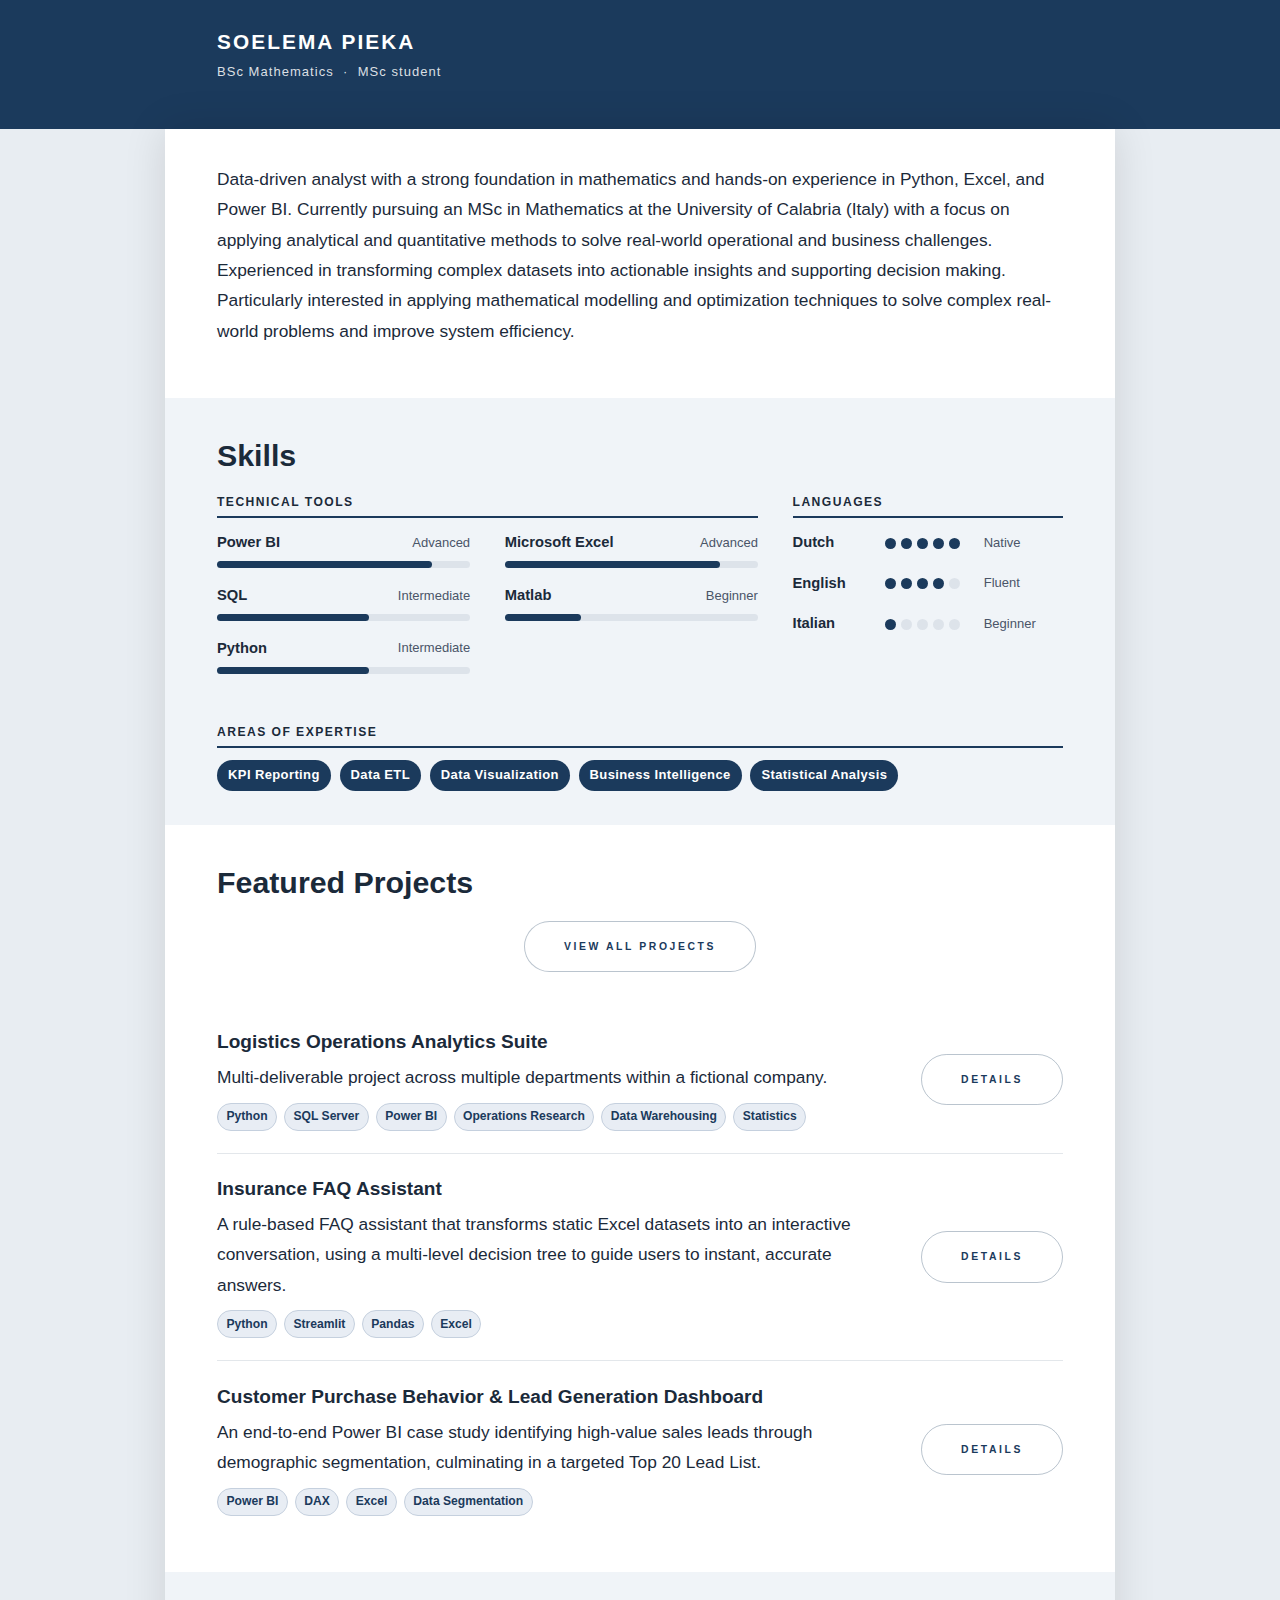
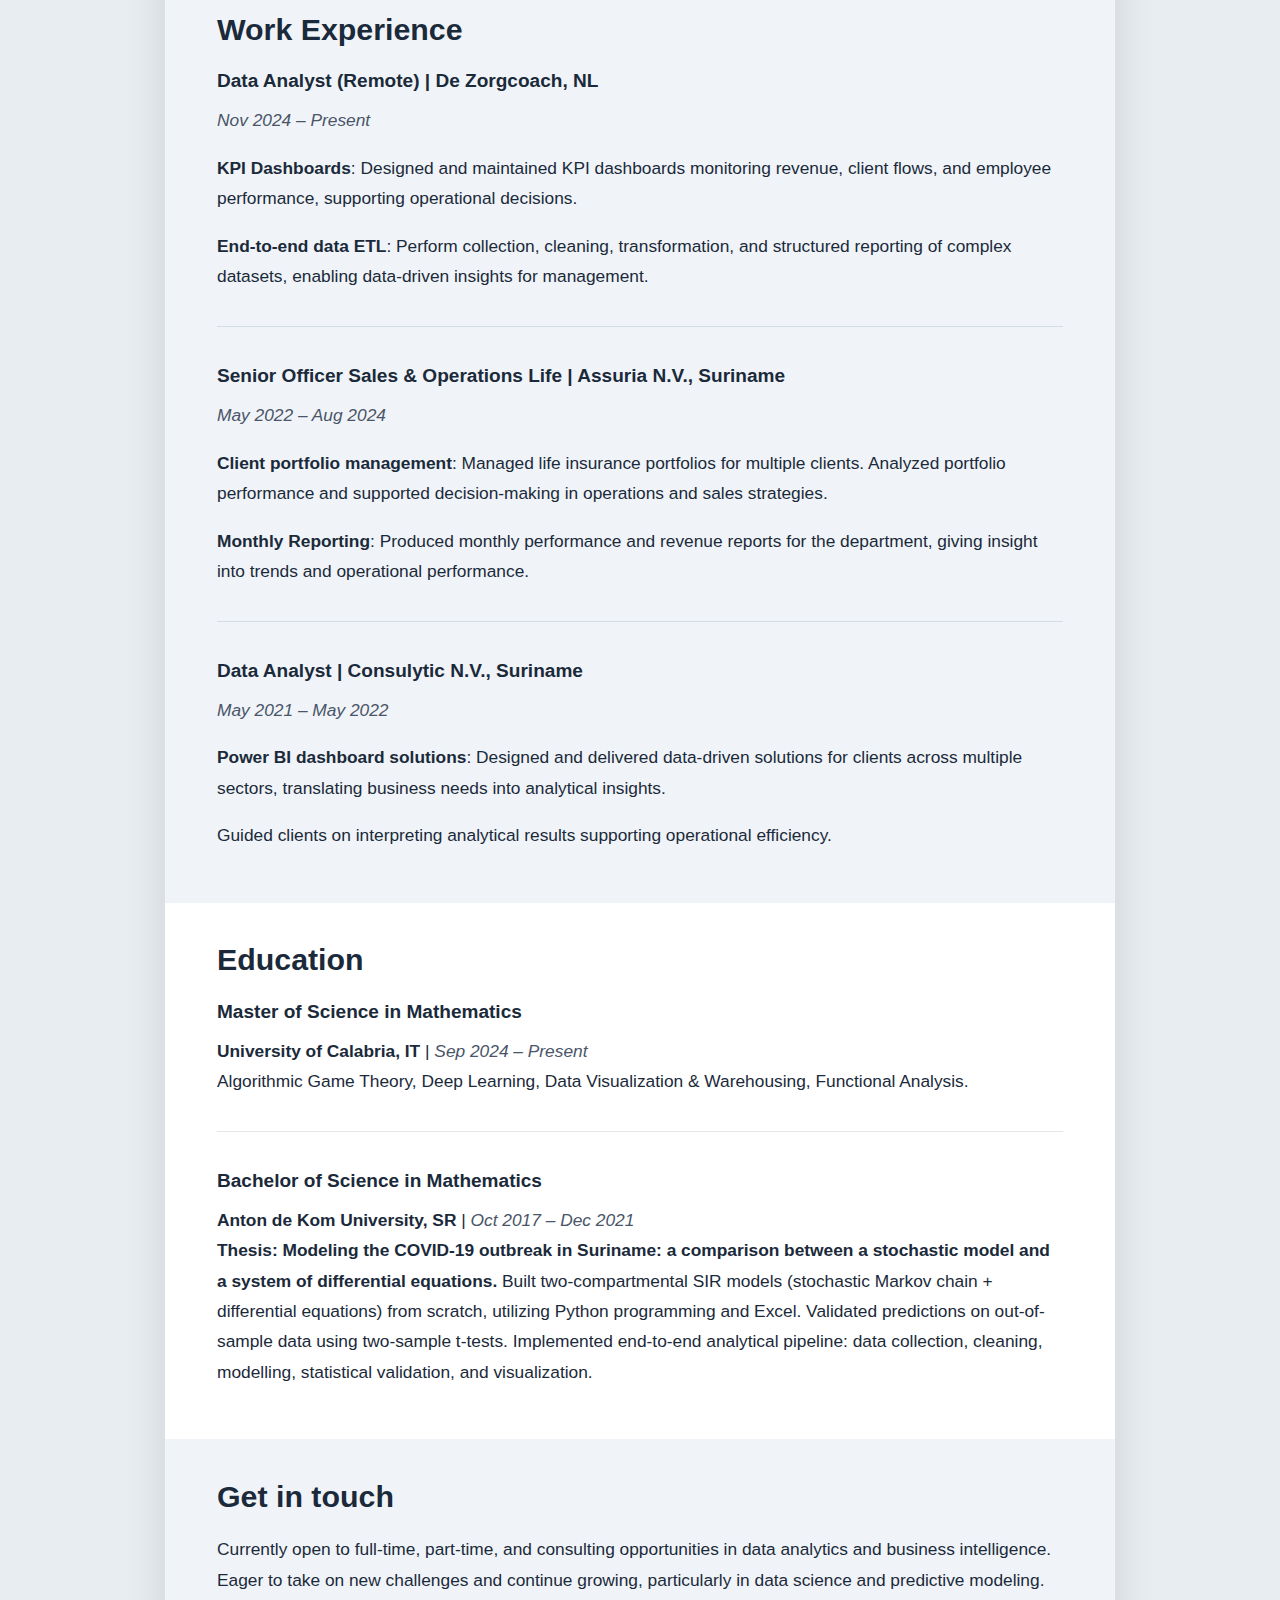
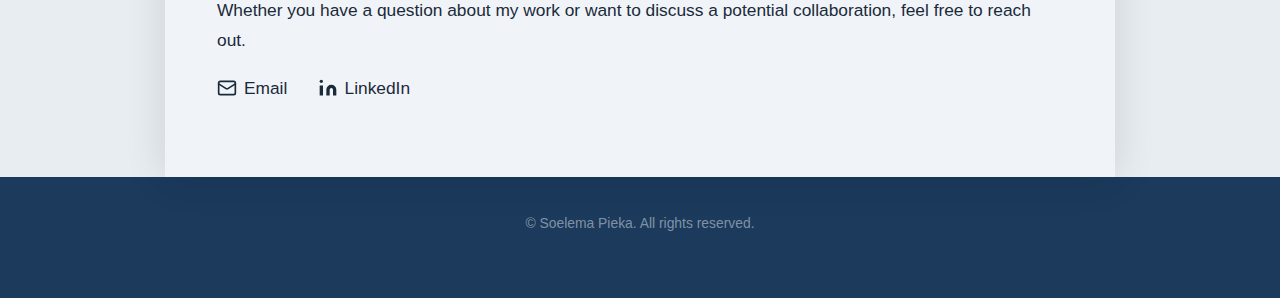
<file: index.html>
<!DOCTYPE HTML>
<html>
	<head>
		<title>Soelema Pieka | Data & BI Portfolio</title>
		<meta charset="utf-8" />
		<meta name="viewport" content="width=device-width, initial-scale=1" />
		<link rel="stylesheet" href="main.css" />

<!-- Google tag (gtag.js) -->
<script async src="https://www.googletagmanager.com/gtag/js?id=G-YC6REWM0DP"></script>
<script>
  window.dataLayer = window.dataLayer || [];
  function gtag(){dataLayer.push(arguments);}
  gtag('js', new Date());

  gtag('config', 'G-YC6REWM0DP');
</script>
		
	</head>

	<body>

		<header id="header-slim">
			<div class="inner">
				<div>
					<h1>SOELEMA PIEKA</h1>
					<p class="subtitle">BSc Mathematics &nbsp;·&nbsp; MSc student</p>
				</div>
			</div>
		</header>

		<div id="wrapper">

			<!-- Intro -->
			<section class="wrapper style1">
				<div class="inner">
					<p>Data-driven analyst with a strong foundation in mathematics and hands-on experience in Python, Excel, and Power BI. Currently pursuing an MSc in Mathematics at the University of Calabria (Italy) with a focus on applying analytical and quantitative methods to solve real-world operational and business challenges. Experienced in transforming complex datasets into actionable insights and supporting decision making. Particularly interested in applying mathematical modelling and optimization techniques to solve complex real-world problems and improve system efficiency.</p>
				</div>
			</section>

			<!-- Skills -->
			<section id="skills" class="wrapper style2">
				<div class="inner">
					<h2>Skills</h2>
					<div class="skills-grid">

						<div class="skill-group">
							<h4>Technical Tools</h4>
							<div style="display:grid; grid-template-columns:1fr 1fr; gap:0 2em;">

								<div>
									<div class="skill-row">
										<div class="skill-label">
											<span class="skill-name">Power BI</span>
											<span class="skill-level">Advanced</span>
										</div>
										<div class="bar-track"><div class="bar-fill" style="width:85%"></div></div>
									</div>
									<div class="skill-row">
										<div class="skill-label">
											<span class="skill-name">SQL</span>
											<span class="skill-level">Intermediate</span>
										</div>
										<div class="bar-track"><div class="bar-fill" style="width:60%"></div></div>
									</div>
									<div class="skill-row">
										<div class="skill-label">
											<span class="skill-name">Python</span>
											<span class="skill-level">Intermediate</span>
										</div>
										<div class="bar-track"><div class="bar-fill" style="width:60%"></div></div>
									</div>
								</div>

								<div>
									<div class="skill-row">
										<div class="skill-label">
											<span class="skill-name">Microsoft Excel</span>
											<span class="skill-level">Advanced</span>
										</div>
										<div class="bar-track"><div class="bar-fill" style="width:85%"></div></div>
									</div>
									<div class="skill-row">
										<div class="skill-label">
											<span class="skill-name">Matlab</span>
											<span class="skill-level">Beginner</span>
										</div>
										<div class="bar-track"><div class="bar-fill" style="width:30%"></div></div>
									</div>
								</div>

							</div>
						</div>

						<div class="skill-group">
							<h4>Languages</h4>
							<div class="lang-row">
								<span class="lang-name">Dutch</span>
								<div class="lang-dots">
									<div class="dot filled"></div>
									<div class="dot filled"></div>
									<div class="dot filled"></div>
									<div class="dot filled"></div>
									<div class="dot filled"></div>
								</div>
								<span class="lang-tag">Native</span>
							</div>
							<div class="lang-row">
								<span class="lang-name">English</span>
								<div class="lang-dots">
									<div class="dot filled"></div>
									<div class="dot filled"></div>
									<div class="dot filled"></div>
									<div class="dot filled"></div>
									<div class="dot"></div>
								</div>
								<span class="lang-tag">Fluent</span>
							</div>
							<div class="lang-row">
								<span class="lang-name">Italian</span>
								<div class="lang-dots">
									<div class="dot filled"></div>
									<div class="dot"></div>
									<div class="dot"></div>
									<div class="dot"></div>
									<div class="dot"></div>
								</div>
								<span class="lang-tag">Beginner</span>
							</div>
						</div>

					</div>

					<div class="expertise-group">
						<h4>Areas of Expertise</h4>
						<div class="tag-wrap">
							<span class="tag">KPI Reporting</span>
							<span class="tag">Data ETL</span>
							<span class="tag">Data Visualization</span>
							<span class="tag">Business Intelligence</span>
							<span class="tag">Statistical Analysis</span>
						</div>
					</div>

				</div>
			</section>


			<!-- Projects -->
			<section id="projects" class="wrapper style1">
				<div class="inner">
					<h2>Featured Projects</h2>
					<nav>
						<ul class="actions" style="justify-content: center;">
							<li><a href="projects.html" class="button primary">View All Projects</a></li>
						</ul>
					</nav>
					<div class="project-list">


						<div class="project-item">
							<div>
								<h3>Logistics Operations Analytics Suite</h3>
								<p> Multi-deliverable project across multiple departments within a fictional company.</p>
								<div class="project-tags">
									<span class="project-tag">Python</span>
									<span class="project-tag">SQL Server</span>
									<span class="project-tag">Power BI</span>
									<span class="project-tag">Operations Research</span>
									<span class="project-tag">Data Warehousing</span>
									<span class="project-tag">Statistics</span>
								</div>
							</div>
							<a href="project_logistics_main.html" class="button small">Details</a>
						</div>
						
						<div class="project-item">
							<div>
								<h3>Insurance FAQ Assistant</h3>
								<p>A rule-based FAQ assistant that transforms static Excel datasets into an interactive conversation, using a multi-level decision tree to guide users to instant, accurate answers.</p>
								<div class="project-tags">
									<span class="project-tag">Python</span>
									<span class="project-tag">Streamlit</span>
									<span class="project-tag">Pandas</span>
									<span class="project-tag">Excel</span>
								</div>
							</div>
							<a href="project_FAQ_chatbot.html" class="button small">Details</a>
						</div>

						<div class="project-item">
							<div>
								<h3>Customer Purchase Behavior & Lead Generation Dashboard</h3>
								<p>An end-to-end Power BI case study identifying high-value sales leads through demographic segmentation, culminating in a targeted Top 20 Lead List.</p>
								<div class="project-tags">
									<span class="project-tag">Power BI</span>
									<span class="project-tag">DAX</span>
									<span class="project-tag">Excel</span>
									<span class="project-tag">Data Segmentation</span>
								</div>
							</div>
							<a href="project_powerbi_bike.html" class="button small">Details</a>
						</div>

					</div>

				</div>
			</section>

			
			<!-- Work Experience -->
			<section id="experience" class="wrapper style2">
				<div class="inner">
					<h2>Work Experience</h2>

					<h3>Data Analyst (Remote) | De Zorgcoach, NL</h3>
					<p><em>Nov 2024 – Present</em></p>
					<p><strong>KPI Dashboards</strong>: Designed and maintained KPI dashboards monitoring revenue, client flows, and employee performance, supporting operational decisions.</p>
					<p><strong>End-to-end data ETL</strong>: Perform collection, cleaning, transformation, and structured reporting of complex datasets, enabling data-driven insights for management.</p>
					<hr />

					<h3>Senior Officer Sales & Operations Life | Assuria N.V., Suriname</h3>
					<p><em>May 2022 – Aug 2024</em></p>
					<p><strong>Client portfolio management</strong>: Managed life insurance portfolios for multiple clients. Analyzed portfolio performance and supported decision-making in operations and sales strategies.</p>
					<p><strong>Monthly Reporting</strong>: Produced monthly performance and revenue reports for the department, giving insight into trends and operational performance.</p>
					<hr />

					<h3>Data Analyst | Consulytic N.V., Suriname</h3>
					<p><em>May 2021 – May 2022</em></p>
					<p><strong>Power BI dashboard solutions</strong>: Designed and delivered data-driven solutions for clients across multiple sectors, translating business needs into analytical insights.</p>
					<p>Guided clients on interpreting analytical results supporting operational efficiency.</p>
				</div>
			</section>
			
			<!-- Education -->
			<section id="education" class="wrapper style1">
				<div class="inner">
					<h2>Education</h2>
					<h3>Master of Science in Mathematics</h3>
					<p><strong>University of Calabria, IT</strong> | <em>Sep 2024 – Present</em><br/>
					Algorithmic Game Theory, Deep Learning, Data Visualization & Warehousing, Functional Analysis.</p>
					<hr />
					<h3>Bachelor of Science in Mathematics</h3>
					<p><strong>Anton de Kom University, SR</strong> | <em>Oct 2017 – Dec 2021</em><br/>
					<strong>Thesis: Modeling the COVID-19 outbreak in Suriname: a comparison between a stochastic model and a system of differential equations.</strong>
					Built two-compartmental SIR models (stochastic Markov chain + differential equations) from scratch, utilizing Python programming and Excel. Validated predictions on out-of-sample data using two-sample t-tests. Implemented end-to-end analytical pipeline: data collection, cleaning, modelling, statistical validation, and visualization.</p>
				</div>
			</section>

			<!-- Contact -->
			<section id="contact" class="wrapper style2">
				<div class="inner">
					<h2>Get in touch</h2>
					<p>Currently open to full-time, part-time, and consulting opportunities in data analytics and business intelligence. Eager to take on new challenges and continue growing, particularly in data science and predictive modeling. Whether you have a question about my work or want to discuss a potential collaboration, feel free to reach out.</p>
					<ul class="icons" style="display:flex; gap:1em; list-style:none; padding:0; margin-top:1em;">
						<li>
							<a href="mailto:soelemapieka@outlook.com" title="Email" style="display:inline-flex; align-items:center; gap:0.4em; text-decoration:none; color:inherit;">
								<svg xmlns="http://www.w3.org/2000/svg" width="20" height="20" viewBox="0 0 24 24" fill="none" stroke="currentColor" stroke-width="2" stroke-linecap="round" stroke-linejoin="round"><rect x="2" y="4" width="20" height="16" rx="2"/><path d="m22 7-8.97 5.7a1.94 1.94 0 0 1-2.06 0L2 7"/></svg>
								Email
							</a>
						</li>
						<li>
							<a href="https://www.linkedin.com/in/soelema-p-23b0691b3/" title="LinkedIn" style="display:inline-flex; align-items:center; gap:0.4em; text-decoration:none; color:inherit;">
								<svg xmlns="http://www.w3.org/2000/svg" width="20" height="20" viewBox="0 0 24 24" fill="currentColor"><path d="M16 8a6 6 0 0 1 6 6v7h-4v-7a2 2 0 0 0-2-2 2 2 0 0 0-2 2v7h-4v-7a6 6 0 0 1 6-6z"/><rect x="2" y="9" width="4" height="12"/><circle cx="4" cy="4" r="2"/></svg>
								LinkedIn
							</a>
						</li>
					</ul>
				</div>
			</section>
			

		</div><!-- end #wrapper -->

		<footer id="footer">
			<div class="inner" style="text-align: center;">
				<ul class="menu">
					<li>&copy; Soelema Pieka. All rights reserved.</li>
				</ul>
			</div>
		</footer>

	</body>

</html>
</file>
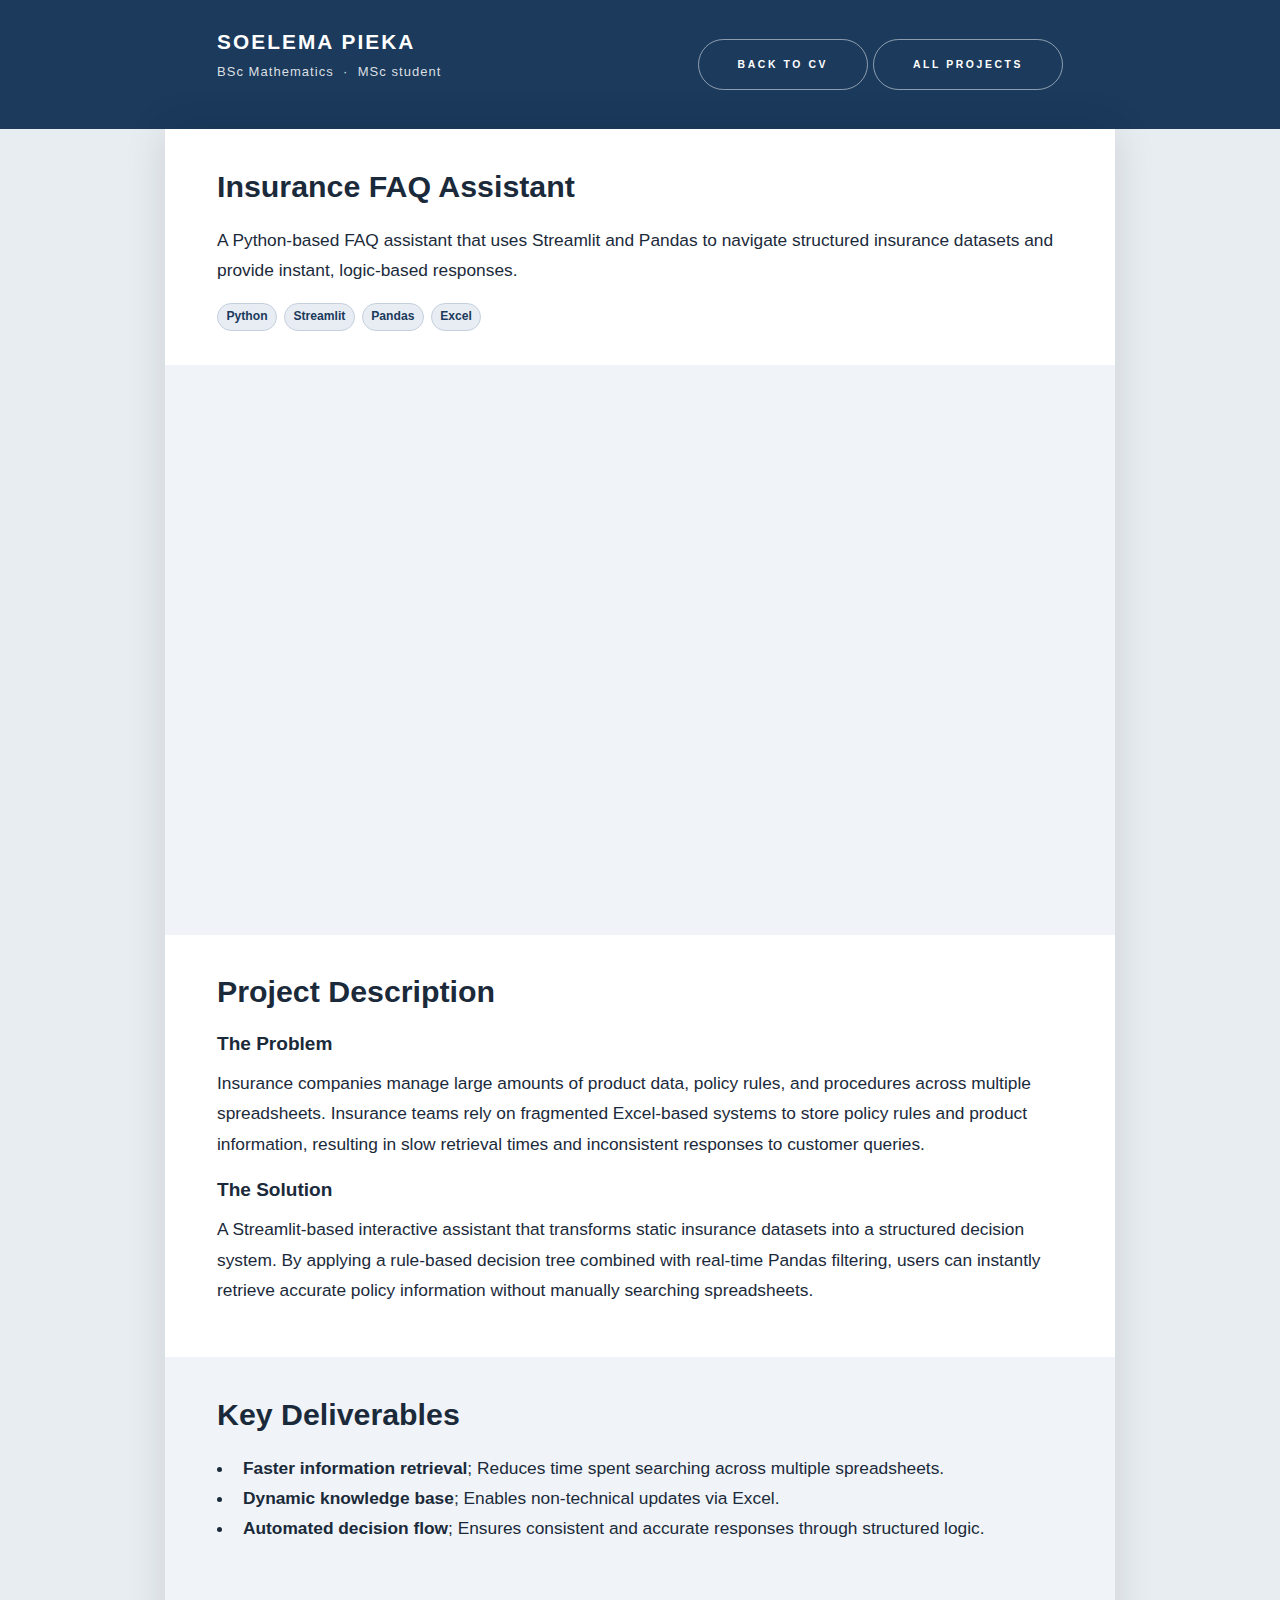
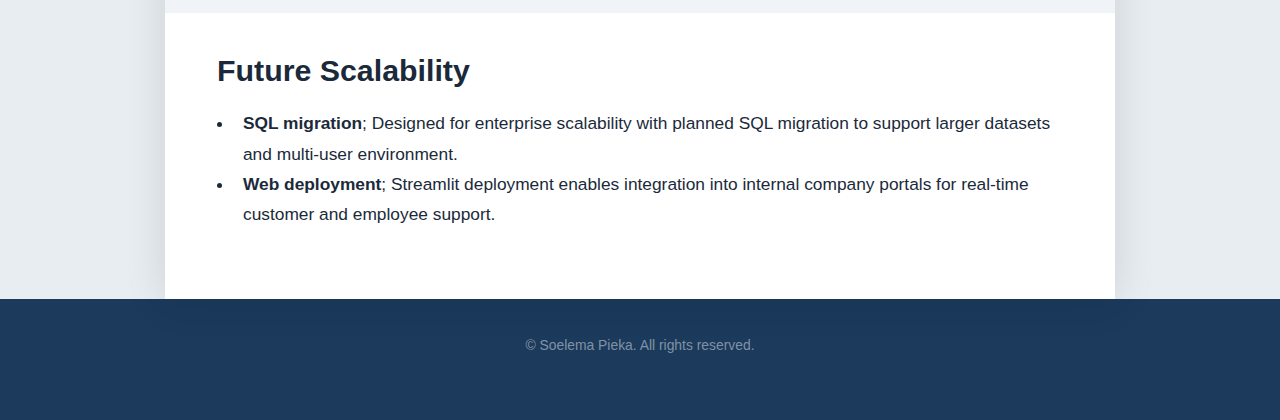
<file: project_FAQ_chatbot.html>
<!DOCTYPE HTML>
<html>
	<head>
		<title>Insurance FAQ Assistant | Soelema Pieka</title>
		<meta charset="utf-8" />
		<meta name="viewport" content="width=device-width, initial-scale=1" />
		<link rel="stylesheet" href="main.css" />
	</head>
	<body>

		<header id="header-slim">
			<div class="inner">
				<div>
					<h1>SOELEMA PIEKA</h1>
					<p class="subtitle">BSc Mathematics &nbsp;·&nbsp; MSc student</p>
				</div>
				<nav>
					<a href="index.html" class="button small">Back to CV</a>
					<a href="projects.html" class="button small">All Projects</a>
				</nav>
			</div>
		</header>

		<div id="wrapper">

			<!-- Intro -->
			<section class="wrapper style1">
				<div class="inner">
					<h2>Insurance FAQ Assistant</h2>
					<p>A Python-based FAQ assistant that uses Streamlit and Pandas to navigate structured insurance datasets and provide instant, logic-based responses.</p>
					<div class="project-tags" style="margin-top: 0.5em;">
						<span class="project-tag">Python</span>
						<span class="project-tag">Streamlit</span>
						<span class="project-tag">Pandas</span>
						<span class="project-tag">Excel</span>
					</div>
				</div>
			</section>

			<!-- Live demo -->
			<section class="wrapper style2">
				<div class="inner">
					<div style="display: flex; justify-content: center; align-items: center; width: 100%;">
						<iframe
							src="https://insurancefaqchatbot-gcbeups7gvpupgc5mfg3wg.streamlit.app/?embed=true"
							width="100%" height="500" frameborder="0" allowFullScreen="true">
						</iframe>
					</div>
				</div>
			</section>

			<!-- Project description -->
			<section class="wrapper style1">
				<div class="inner">
					<h2>Project Description</h2>

					<h3>The Problem</h3>
					<p>Insurance companies manage large amounts of product data, policy rules, and procedures across multiple spreadsheets. Insurance teams rely on fragmented Excel-based systems to store policy rules and product information, resulting in slow retrieval times and inconsistent responses to customer queries.</p>

					<h3>The Solution</h3>
					<p>A Streamlit-based interactive assistant that transforms static insurance datasets into a structured decision system. By applying a rule-based decision tree combined with real-time Pandas filtering, users can instantly retrieve accurate policy information without manually searching spreadsheets.</p>
				</div>
			</section>

			<!-- Key deliverables -->
			<section class="wrapper style2">
				<div class="inner">
					<h2>Key Deliverables</h2>
					<ul>
						<li><strong>Faster information retrieval</strong>; Reduces time spent searching across multiple spreadsheets.</li>
						<li><strong>Dynamic knowledge base</strong>; Enables non-technical updates via Excel.</li>
						<li><strong>Automated decision flow</strong>; Ensures consistent and accurate responses through structured logic.</li>
					</ul>
				</div>
			</section>

			<!-- Future growth -->
			<section class="wrapper style1">
				<div class="inner">
					<h2>Future Scalability</h2>
					<ul>
						<li><strong>SQL migration</strong>; Designed for enterprise scalability with planned SQL migration to support larger datasets and multi-user environment.</li>
						<li><strong>Web deployment</strong>; Streamlit deployment enables integration into internal company portals for real-time customer and employee support.</li>
					</ul>
				</div>
			</section>

		</div><!-- end #wrapper -->

		<footer id="footer">
			<div class="inner" style="text-align: center;">
				<ul class="menu">
					<li>&copy; Soelema Pieka. All rights reserved.</li>
				</ul>
			</div>
		</footer>

	</body>
</html>
</file>
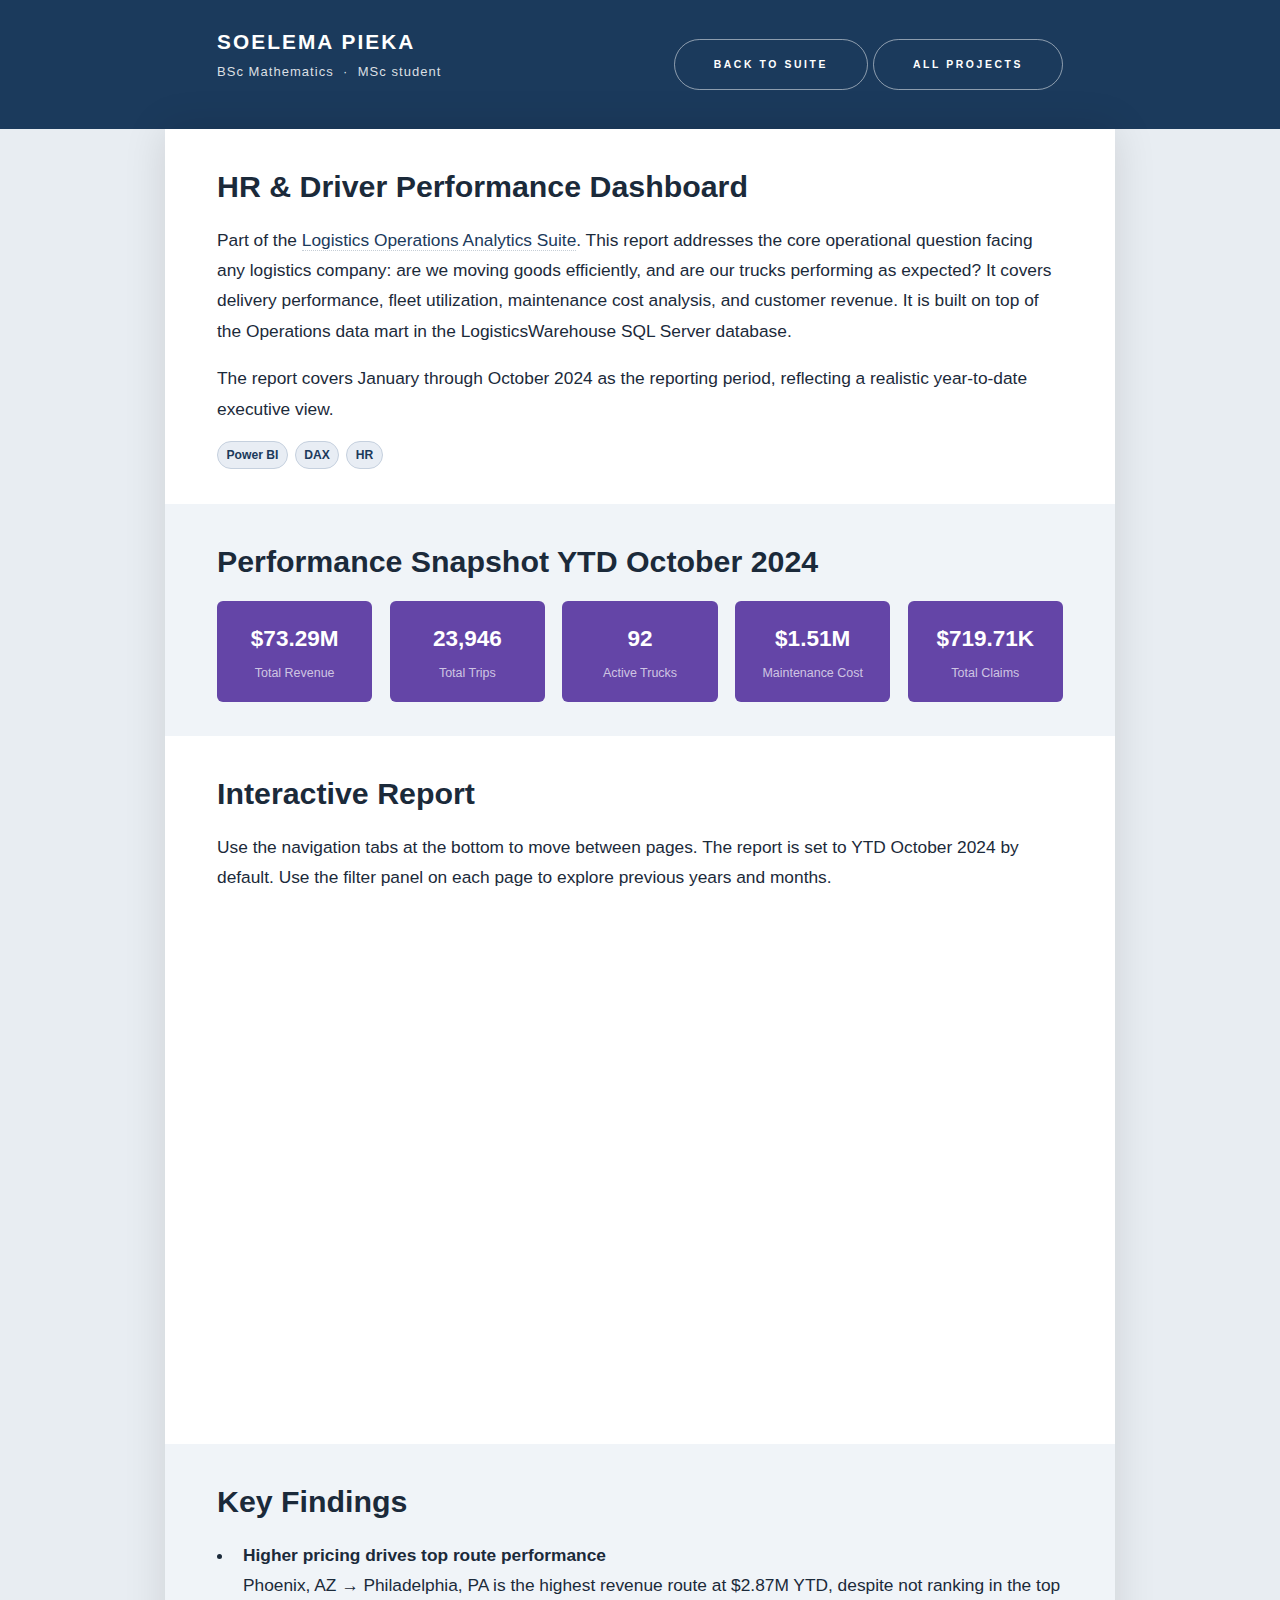
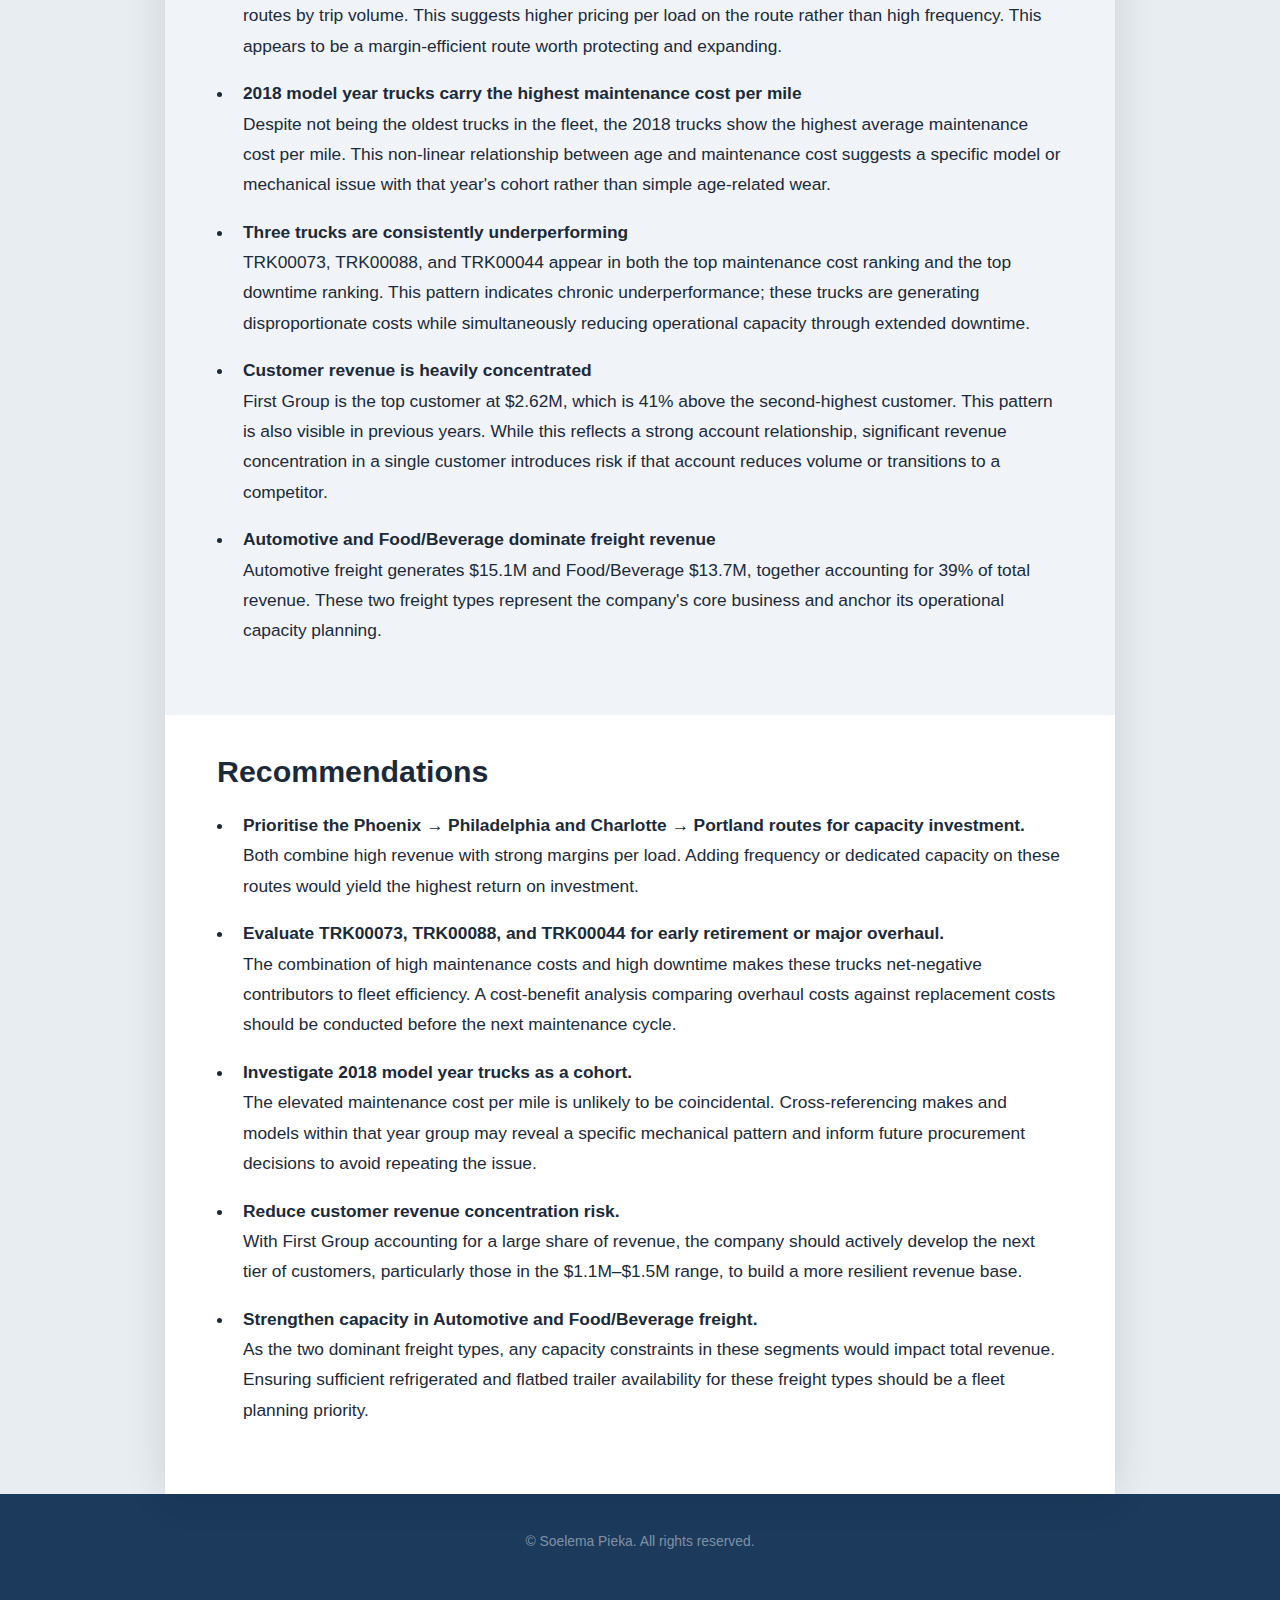
<file: project_logistics_hr.html>
<!DOCTYPE HTML>
<html>
	<head>
		<title>HR & Driver Performance Dashboard | Soelema Pieka</title>
		<meta charset="utf-8" />
		<meta name="viewport" content="width=device-width, initial-scale=1" />
		<link rel="stylesheet" href="main.css" />

<!-- Google tag (gtag.js) -->
<script async src="https://www.googletagmanager.com/gtag/js?id=G-YC6REWM0DP"></script>
<script>
  window.dataLayer = window.dataLayer || [];
  function gtag(){dataLayer.push(arguments);}
  gtag('js', new Date());

  gtag('config', 'G-YC6REWM0DP');
</script>
		
		<style>
			.kpi-row {
				display: grid;
				grid-template-columns: repeat(5, 1fr);
				gap: 1em;
				margin-top: 1em;
			}
			.kpi-card {
				background: #6445a7;
				border-radius: 6px;
				padding: 1em;
				text-align: center;
			}
			.kpi-card .kpi-value {
				font-size: 1.3em;
				font-weight: bold;
				color: #ffffff;
				margin: 0 0 0.2em 0;
			}
			.kpi-card .kpi-label {
				font-size: 0.72em;
				color: rgba(255, 255, 255, 0.7);
			}
		</style>

	</head>
	
	<body>

		<header id="header-slim">
			<div class="inner">
				<div>
					<h1>SOELEMA PIEKA</h1>
					<p class="subtitle">BSc Mathematics &nbsp;·&nbsp; MSc student</p>
				</div>
				<nav>
					<a href="project_logistics_main.html" class="button small">Back to Suite</a>
					<a href="projects.html" class="button small">All Projects</a>
				</nav>
			</div>
		</header>

		<div id="wrapper">

			<!-- Intro -->
			<section class="wrapper style1">
				<div class="inner">
					<h2>HR & Driver Performance Dashboard</h2>
					<p>Part of the <a href="project_logistics_main.html">Logistics Operations Analytics Suite</a>. This report addresses the core operational question facing any logistics company: are we moving goods efficiently, and are our trucks performing as expected? It covers delivery performance, fleet utilization, maintenance cost analysis, and customer revenue. It is built on top of the Operations data mart in the LogisticsWarehouse SQL Server database.</p>
					<p>The report covers January through October 2024 as the reporting period, reflecting a realistic year-to-date executive view.</p>
					<div class="project-tags" style="margin-top: 0.5em;">
						<span class="project-tag">Power BI</span>
						<span class="project-tag">DAX</span>
						<span class="project-tag">HR</span>
					</div>
				</div>
			</section>

			<!-- KPI snapshot -->
			<section class="wrapper style2">
				<div class="inner">
					<h2>Performance Snapshot YTD October 2024</h2>
					<div class="kpi-row">
						<div class="kpi-card">
							<div class="kpi-value">$73.29M</div>
							<div class="kpi-label">Total Revenue</div>
						</div>
						<div class="kpi-card">
							<div class="kpi-value">23,946</div>
							<div class="kpi-label">Total Trips</div>
						</div>
						<div class="kpi-card">
							<div class="kpi-value">92</div>
							<div class="kpi-label">Active Trucks</div>
						</div>
						<div class="kpi-card">
							<div class="kpi-value">$1.51M</div>
							<div class="kpi-label">Maintenance Cost</div>
						</div>
						<div class="kpi-card">
							<div class="kpi-value">$719.71K</div>
							<div class="kpi-label">Total Claims</div>
						</div>
					</div>
				</div>
			</section>

			
			<!-- Live dashboard -->
			<section class="wrapper style1">
				<div class="inner">
					<h2>Interactive Report</h2>
					<p>Use the navigation tabs at the bottom to move between pages.
						The report is set to YTD October 2024 by default.
						Use the filter panel on each page to explore previous years and months.</p>
					<div style="display: flex; justify-content: center; align-items: center; width: 100%;">
						<iframe
							title="Operations & Fleet Dashboard"
							width="100%" height="500"
							src="https://app.powerbi.com/view?r=eyJrIjoiMjk3ZjJkOTYtZDc2YS00NmNkLTlhZjMtOThjN2Q4NDAxZTczIiwidCI6ImRmODY3OWNkLWE4MGUtNDVkOC05OWFjLWM4M2VkN2ZmOTVhMCJ9"
							frameborder="0" allowFullScreen="true">
						</iframe>
					</div>
				</div>
			</section>

			<!-- Key findings -->
			<section class="wrapper style2">
				<div class="inner">
					<h2>Key Findings</h2>

					<ul>
						<li><strong>Higher pricing drives top route performance</strong>
						<p>Phoenix, AZ → Philadelphia, PA is the highest revenue route at $2.87M YTD, despite not ranking in the top routes by trip volume. 
							This suggests higher pricing per load on the route rather than high frequency. This appears to be a margin-efficient route worth protecting and expanding.</p>
						</li>

						<li><strong>2018 model year trucks carry the highest maintenance cost per mile</strong>
						<p>Despite not being the oldest trucks in the fleet, the 2018 trucks show the highest average maintenance cost per mile. 
							This non-linear relationship between age and maintenance cost suggests a specific model or mechanical issue with that year's cohort rather than simple age-related wear.</p>
						</li>

						<li><strong>Three trucks are consistently underperforming</strong>
						<p>TRK00073, TRK00088, and TRK00044 appear in both the top maintenance cost ranking and the top downtime ranking.
							This pattern indicates chronic underperformance; these trucks are generating disproportionate costs while simultaneously reducing operational capacity through extended downtime.</p>
						</li>

						<li><strong>Customer revenue is heavily concentrated</strong>
						<p>First Group is the top customer at $2.62M, which is 41% above the second-highest customer. This pattern is also visible in previous years.
							While this reflects a strong account relationship, significant revenue concentration in a single customer introduces risk if that account reduces volume or transitions to a competitor.</p>
						</li>

						<li><strong>Automotive and Food/Beverage dominate freight revenue</strong>
						<p>Automotive freight generates $15.1M and Food/Beverage $13.7M, together accounting for 39% of total revenue.
							These two freight types represent the company's core business and anchor its operational capacity planning.</p>
						</li>
						
					</ul>

				</div>
			</section>

			<!-- Recommendations -->
			<section class="wrapper style1">
				<div class="inner">
					<h2>Recommendations</h2>
					<ul> 

						<li><strong>Prioritise the Phoenix → Philadelphia and Charlotte → Portland routes for capacity investment.</strong> 
							<p>Both combine high revenue with strong margins per load. 
								Adding frequency or dedicated capacity on these routes would yield the highest return on investment.</p>
						</li>
						
						<li><strong>Evaluate TRK00073, TRK00088, and TRK00044 for early retirement or major overhaul.</strong> 
							<p>The combination of high maintenance costs and high downtime makes these trucks net-negative contributors to fleet efficiency. 
								A cost-benefit analysis comparing overhaul costs against replacement costs should be conducted before the next maintenance cycle.</p>
						</li>
						
						<li><strong>Investigate 2018 model year trucks as a cohort.</strong> 
							<p>The elevated maintenance cost per mile is unlikely to be coincidental. 
								Cross-referencing makes and models within that year group may reveal a specific mechanical pattern and inform future procurement decisions to avoid repeating the issue.</p>
						</li>
						<li><strong>Reduce customer revenue concentration risk.</strong> 
							<p>With First Group accounting for a large share of revenue, the company should actively develop the next tier of customers, particularly those in the $1.1M–$1.5M range, to build a more resilient revenue base.</p>
						</li>
						
						<li><strong>Strengthen capacity in Automotive and Food/Beverage freight.</strong> 
							<p>As the two dominant freight types, any capacity constraints in these segments would impact total revenue. 
								Ensuring sufficient refrigerated and flatbed trailer availability for these freight types should be a fleet planning priority.</p>
						</li>

   					</ul>
				</div>
			</section>

		</div><!-- end #wrapper -->

		<footer id="footer">
			<div class="inner" style="text-align: center;">
				<ul class="menu">
					<li>&copy; Soelema Pieka. All rights reserved.</li>
				</ul>
			</div>
		</footer>

	</body>
</html>
</file>
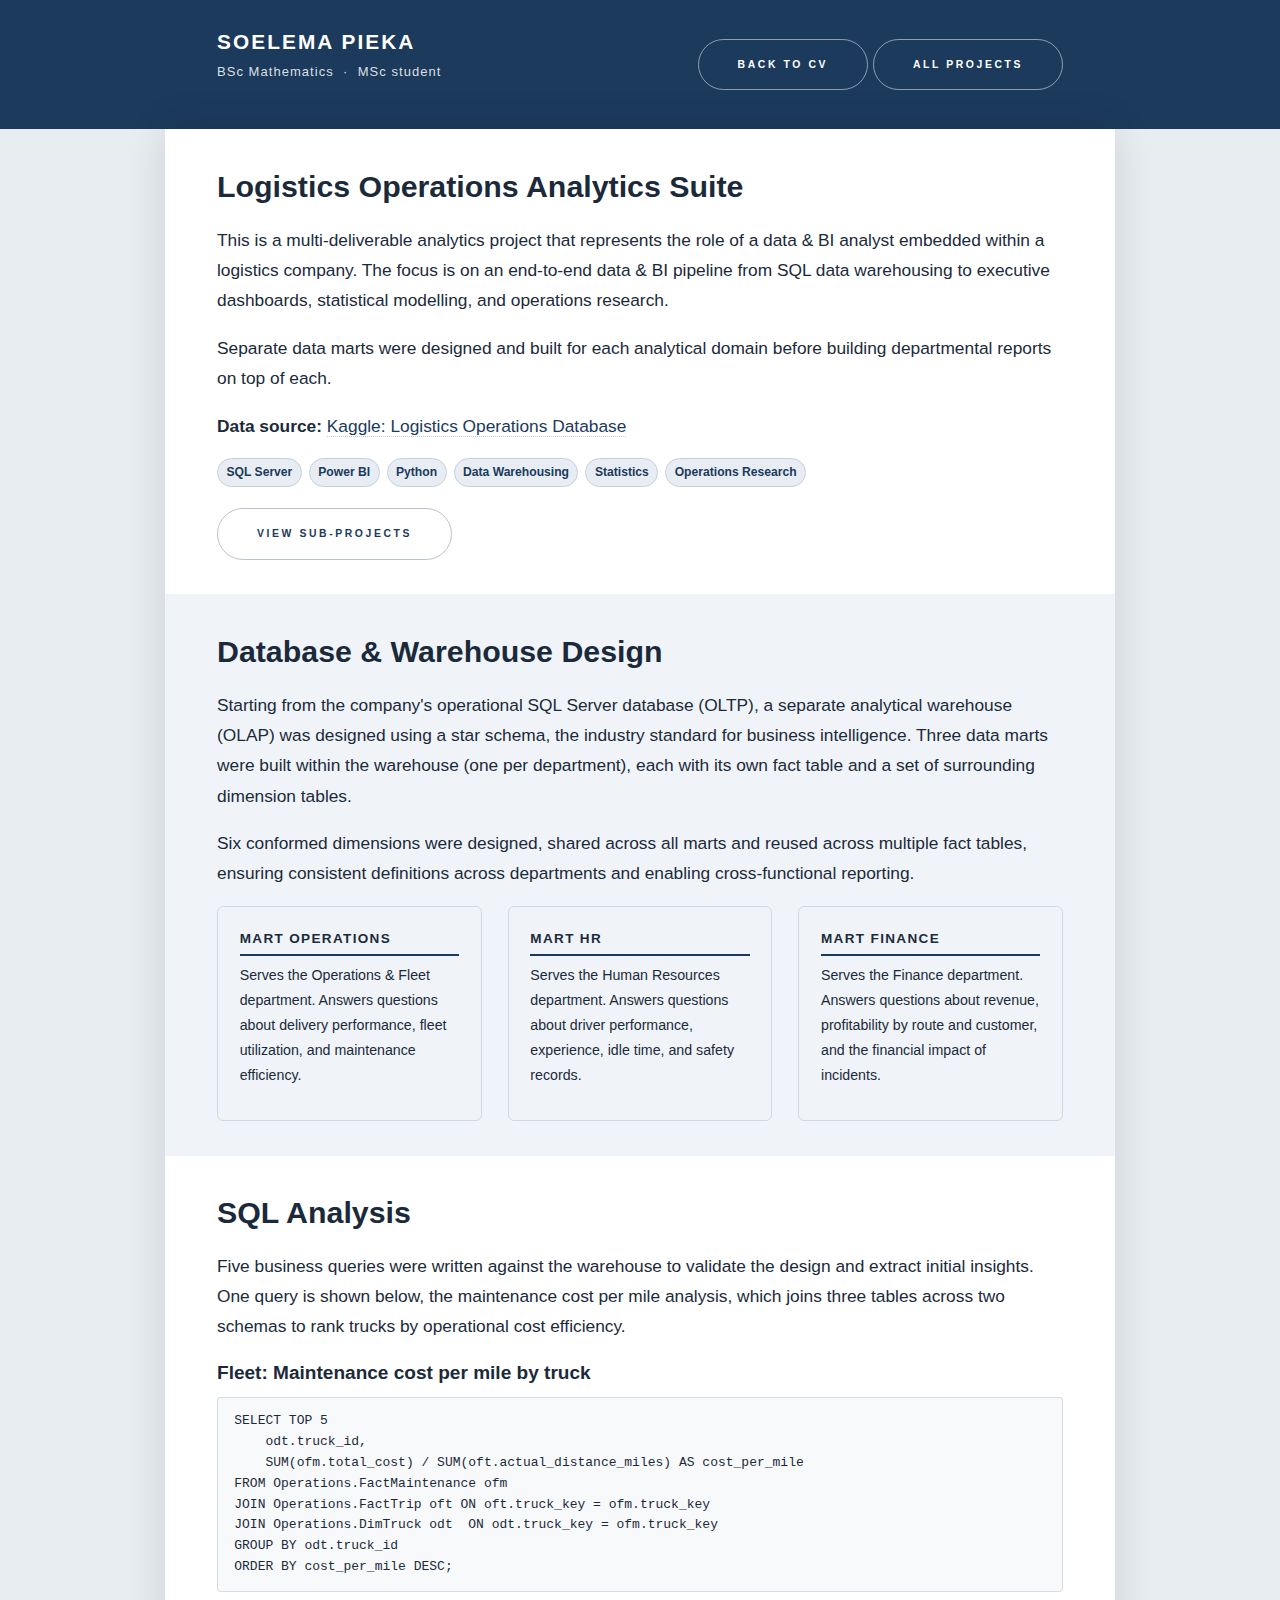
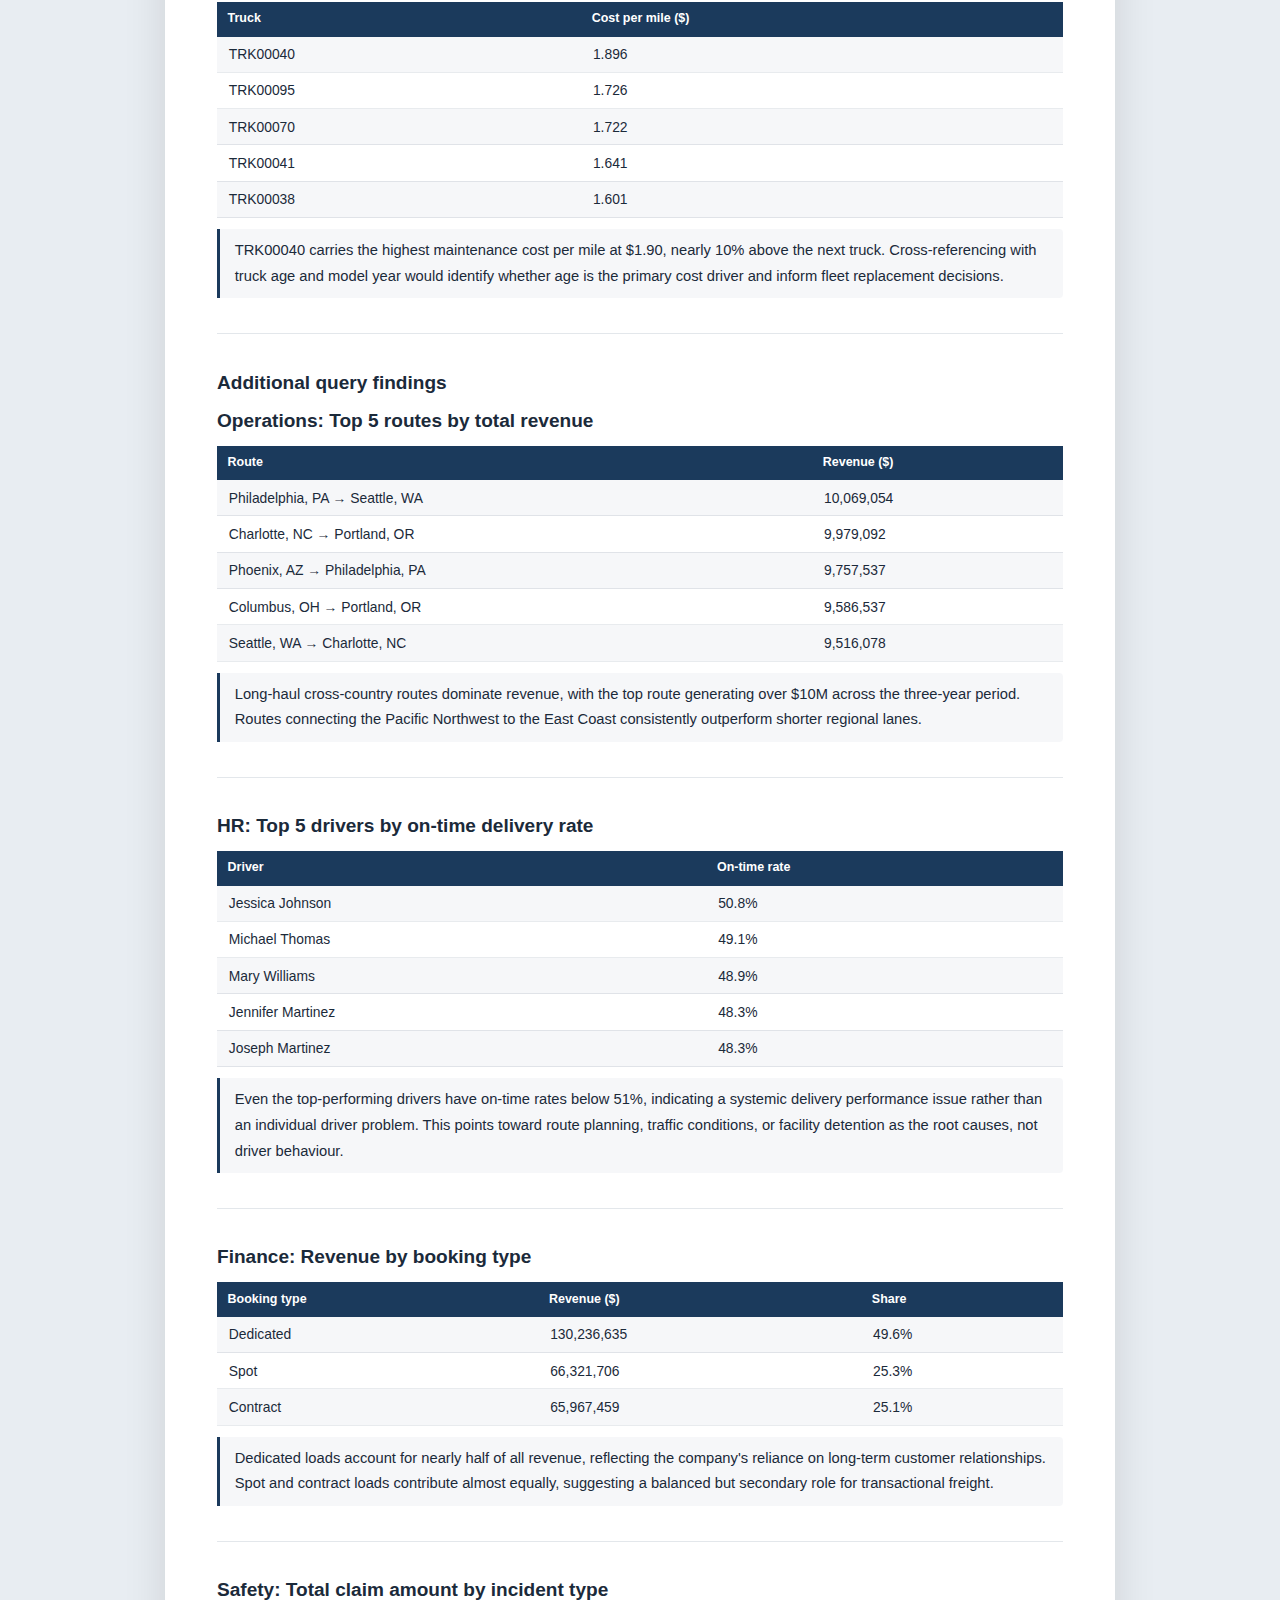
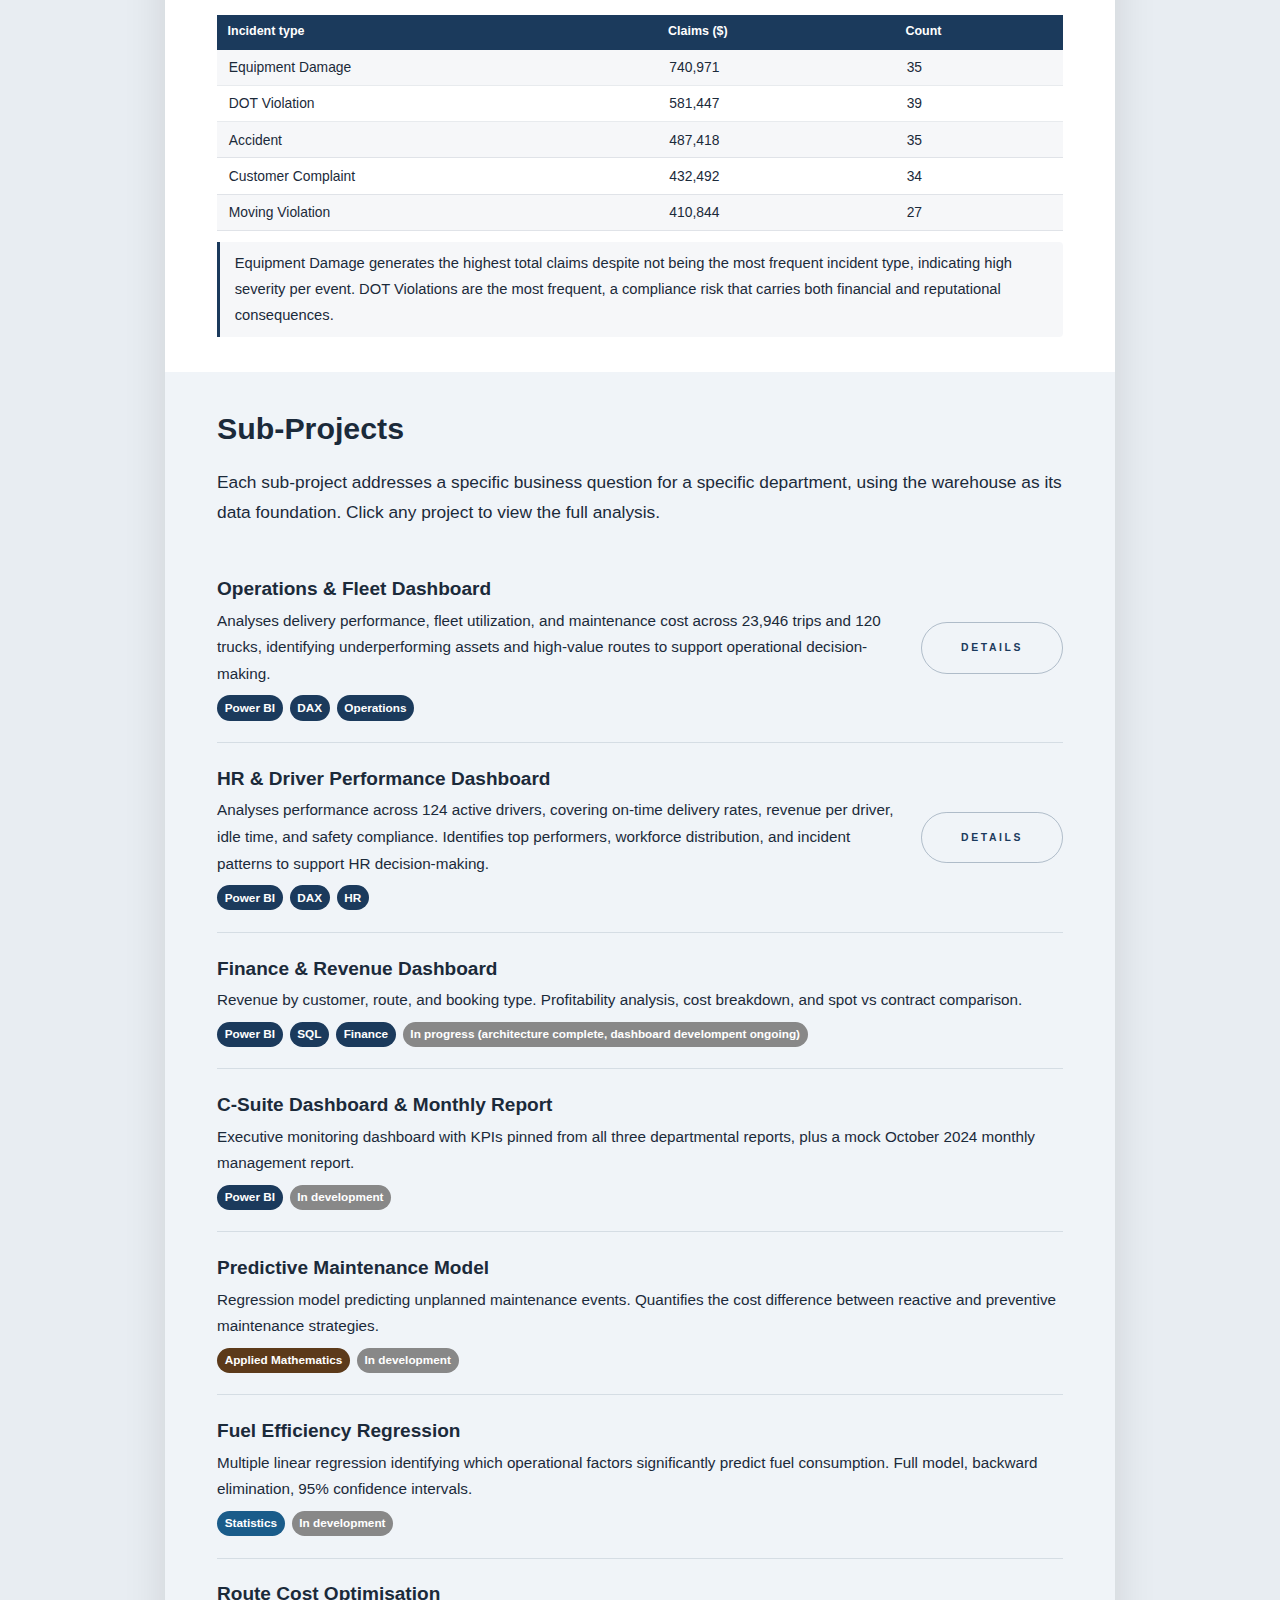
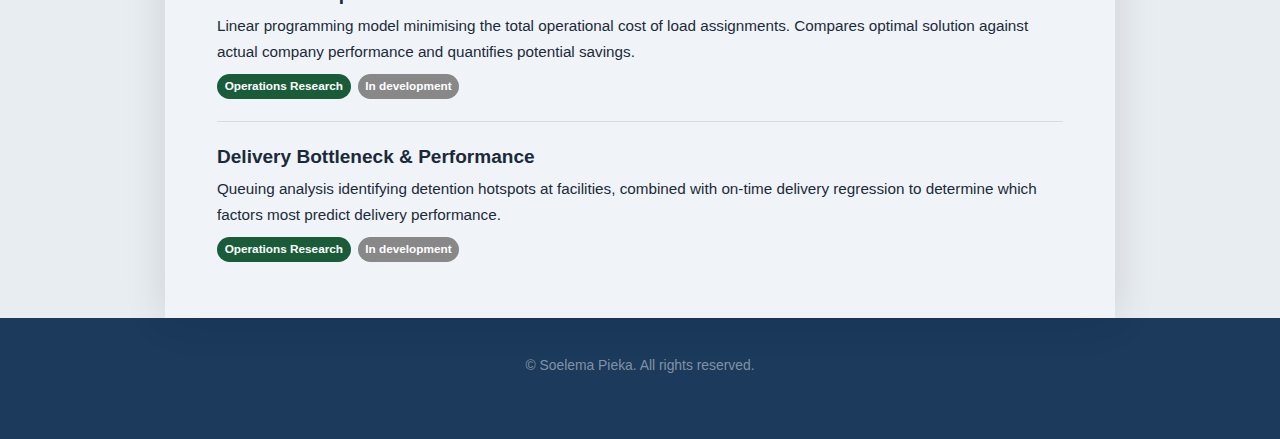
<file: project_logistics_main.html>
<!DOCTYPE HTML>
<html>
	<head>
		<title>Logistics Operations Analytics Suite | Soelema Pieka</title>
		<meta charset="utf-8" />
		<meta name="viewport" content="width=device-width, initial-scale=1" />
		<link rel="stylesheet" href="main.css" />
		<style>
			/* ── Data tables ──────────────────────────────────────────── */
			.data-table {
				width: 100%;
				border-collapse: collapse;
				font-size: 0.8em;
				margin-top: 0.75em;
				margin-bottom: 0.5em;
			}
			.data-table th {
				background: #1b3a5c;
				color: #ffffff;
				padding: 0.5em 0.85em;
				text-align: left;
				font-weight: bold;
				font-size: 0.9em;
			}
			.data-table td {
				padding: 0.4em 0.85em;
				border-bottom: 1px solid rgba(27, 58, 92, 0.1);
				color: #1b2a3a;
			}
			.data-table tr:nth-child(even) td {
				background: rgba(27, 58, 92, 0.04);
			}

			/* ── Observation callout ──────────────────────────────────── */
			.observation {
				border-left: 3px solid #1b3a5c;
				padding: 0.6em 1em;
				margin-top: 0.75em;
				background: rgba(27, 58, 92, 0.04);
				border-radius: 0 4px 4px 0;
				font-size: 0.85em;
				color: #1b2a3a;
			}

			/* ── SQL code block ───────────────────────────────────────── */
			.sql-block {
				background: #f8f9fb;
				border: 1px solid rgba(27, 58, 92, 0.15);
				border-radius: 4px;
				padding: 1em 1.25em;
				font-family: "Courier New", monospace;
				font-size: 0.75em;
				color: #1b2a3a;
				overflow-x: auto;
				margin-top: 0.75em;
				line-height: 1.6;
				white-space: pre;
			}

			/* ── Mart cards ───────────────────────────────────────────── */
			.mart-grid {
				display: grid;
				grid-template-columns: 1fr 1fr 1fr;
				gap: 1.5em;
				margin-top: 1em;
			}
			.mart-card {
				border: 1px solid rgba(27, 58, 92, 0.15);
				border-radius: 6px;
				padding: 1.25em;
			}
			.mart-card h4 {
				font-size: 0.78em;
				font-weight: bold;
				color: #1b3a5c;
				margin: 0 0 0.5em 0;
				text-transform: uppercase;
				letter-spacing: 0.1em;
				border-bottom: 2px solid #1b3a5c;
				padding-bottom: 0.4em;
			}
			.mart-card p {
				font-size: 0.82em;
				color: #4a5568;
				margin: 0 0 0.75em 0;
			}
			.mart-card ul {
				font-size: 0.8em;
				color: #1b2a3a;
				padding-left: 1.1em;
				margin: 0;
			}
			.mart-card ul li { margin-bottom: 0.2em; }

			/* ── Sub-project list ─────────────────────────────────────── */
			.subproject-item {
				border-bottom: 1px solid rgba(27, 58, 92, 0.12);
				padding: 1.25em 0;
				display: flex;
				justify-content: space-between;
				align-items: center;
				gap: 1.5em;
			}
			.subproject-item:last-child { border-bottom: none; }
			.subproject-item h3 { margin: 0 0 0.2em 0; }
			.subproject-item p { margin: 0 0 0.5em 0; font-size: 0.88em; color: #4a5568; }
			.badge-wrap { display: flex; flex-wrap: wrap; gap: 0.4em; }
			.badge {
				font-size: 0.68em;
				font-weight: bold;
				padding: 0.2em 0.65em;
				border-radius: 2em;
				background: #1b3a5c;
				color: #ffffff;
			}
			.badge.stat  { background: #1a5c8a; }
			.badge.or    { background: #1a5c3a; }
			.badge.math  { background: #5c3a1a; }
			.badge.soon  { background: #888; }
		</style>

<!-- Google tag (gtag.js) -->
<script async src="https://www.googletagmanager.com/gtag/js?id=G-YC6REWM0DP"></script>
<script>
  window.dataLayer = window.dataLayer || [];
  function gtag(){dataLayer.push(arguments);}
  gtag('js', new Date());

  gtag('config', 'G-YC6REWM0DP');
</script>
		
	</head>
	<body>

		<header id="header-slim">
			<div class="inner">
				<div>
					<h1>SOELEMA PIEKA</h1>
					<p class="subtitle">BSc Mathematics &nbsp;·&nbsp; MSc student</p>
				</div>
				<nav>
					<a href="index.html" class="button small">Back to CV</a>
					<a href="projects.html" class="button small">All Projects</a>
				</nav>
			</div>
		</header>

		<div id="wrapper">

			<!-- Project overview -->
			<section class="wrapper style1">
				<div class="inner">
					<h2>Logistics Operations Analytics Suite</h2>
					<p>This is a multi-deliverable analytics project that represents the role of a data & BI analyst embedded within a logistics company. The focus is on an end-to-end data & BI pipeline from SQL data warehousing to executive dashboards, statistical modelling, and operations research.</p>
					<p>Separate data marts were designed and built for each analytical domain before building departmental reports on top of each.</p>
					<p><strong>Data source:</strong> <a href="https://www.kaggle.com/datasets/yogape/logistics-operations-database" target="_blank">Kaggle: Logistics Operations Database</a></p>
					<div class="project-tags" style="margin-top:0.75em;">
						<span class="project-tag">SQL Server</span>
						<span class="project-tag">Power BI</span>
						<span class="project-tag">Python</span>
						<span class="project-tag">Data Warehousing</span>
						<span class="project-tag">Statistics</span>
						<span class="project-tag">Operations Research</span>
					</div>
					<div style="margin-top:1.25em;">
   					 <a href="#subprojects" class="button small">View sub-projects</a>
					</div>
				</div>
			</section>

			<!-- Database & Warehouse -->
			<section class="wrapper style2">
				<div class="inner">
					<h2>Database & Warehouse Design</h2>
					<p>Starting from the company's operational SQL Server database (OLTP), a separate analytical warehouse (OLAP) was designed using a star schema, the industry standard for business intelligence. Three data marts were built within the warehouse (one per department), each with its own fact table and a set of surrounding dimension tables.</p>
					<p>Six conformed dimensions were designed, shared across all marts and reused across multiple fact tables, ensuring consistent definitions across departments and enabling cross-functional reporting.</p>

					<div class="mart-grid">

						<div class="mart-card">
							<h4>Mart Operations</h4>
							<p>Serves the Operations &amp; Fleet department. Answers questions about delivery performance, fleet utilization, and maintenance efficiency.</p>
						</div>

						<div class="mart-card">
							<h4>Mart HR</h4>
							<p>Serves the Human Resources department. Answers questions about driver performance, experience, idle time, and safety records.</p>
						</div>

						<div class="mart-card">
							<h4>Mart Finance</h4>
							<p>Serves the Finance department. Answers questions about revenue, profitability by route and customer, and the financial impact of incidents.</p>
						</div>

					</div>
				</div>
			</section>

			<!-- SQL Analysis -->
			<section class="wrapper style1">
				<div class="inner">
					<h2>SQL Analysis</h2>
					<p>Five business queries were written against the warehouse to validate the design and extract initial insights. One query is shown below, the maintenance cost per mile analysis, which joins three tables across two schemas to rank trucks by operational cost efficiency.</p>

					<!-- Featured query -->
					<h3>Fleet: Maintenance cost per mile by truck</h3>
					<div class="sql-block">SELECT TOP 5
    odt.truck_id,
    SUM(ofm.total_cost) / SUM(oft.actual_distance_miles) AS cost_per_mile
FROM Operations.FactMaintenance ofm
JOIN Operations.FactTrip oft ON oft.truck_key = ofm.truck_key
JOIN Operations.DimTruck odt  ON odt.truck_key = ofm.truck_key
GROUP BY odt.truck_id
ORDER BY cost_per_mile DESC;</div>

					<table class="data-table">
						<tr><th>Truck</th><th>Cost per mile ($)</th></tr>
						<tr><td>TRK00040</td><td>1.896</td></tr>
						<tr><td>TRK00095</td><td>1.726</td></tr>
						<tr><td>TRK00070</td><td>1.722</td></tr>
						<tr><td>TRK00041</td><td>1.641</td></tr>
						<tr><td>TRK00038</td><td>1.601</td></tr>
					</table>
					<div class="observation">TRK00040 carries the highest maintenance cost per mile at $1.90, nearly 10% above the next truck. Cross-referencing with truck age and model year would identify whether age is the primary cost driver and inform fleet replacement decisions.</div>

					<hr />

					<!-- Other queries summary -->
					<h3 style="margin-top:1.5em;">Additional query findings</h3>

					<h3>Operations: Top 5 routes by total revenue</h3>
					<table class="data-table">
						<tr><th>Route</th><th>Revenue ($)</th></tr>
						<tr><td>Philadelphia, PA → Seattle, WA</td><td>10,069,054</td></tr>
						<tr><td>Charlotte, NC → Portland, OR</td><td>9,979,092</td></tr>
						<tr><td>Phoenix, AZ → Philadelphia, PA</td><td>9,757,537</td></tr>
						<tr><td>Columbus, OH → Portland, OR</td><td>9,586,537</td></tr>
						<tr><td>Seattle, WA → Charlotte, NC</td><td>9,516,078</td></tr>
					</table>
					<div class="observation">Long-haul cross-country routes dominate revenue, with the top route generating over $10M across the three-year period. Routes connecting the Pacific Northwest to the East Coast consistently outperform shorter regional lanes.</div>

					<hr />

					<h3 style="margin-top:1.5em;">HR: Top 5 drivers by on-time delivery rate</h3>
					<table class="data-table">
						<tr><th>Driver</th><th>On-time rate</th></tr>
						<tr><td>Jessica Johnson</td><td>50.8%</td></tr>
						<tr><td>Michael Thomas</td><td>49.1%</td></tr>
						<tr><td>Mary Williams</td><td>48.9%</td></tr>
						<tr><td>Jennifer Martinez</td><td>48.3%</td></tr>
						<tr><td>Joseph Martinez</td><td>48.3%</td></tr>
					</table>
					<div class="observation">Even the top-performing drivers have on-time rates below 51%, indicating a systemic delivery performance issue rather than an individual driver problem. This points toward route planning, traffic conditions, or facility detention as the root causes, not driver behaviour.</div>

					<hr />

					<h3 style="margin-top:1.5em;">Finance: Revenue by booking type</h3>
					<table class="data-table">
						<tr><th>Booking type</th><th>Revenue ($)</th><th>Share</th></tr>
						<tr><td>Dedicated</td><td>130,236,635</td><td>49.6%</td></tr>
						<tr><td>Spot</td><td>66,321,706</td><td>25.3%</td></tr>
						<tr><td>Contract</td><td>65,967,459</td><td>25.1%</td></tr>
					</table>
					<div class="observation">Dedicated loads account for nearly half of all revenue, reflecting the company's reliance on long-term customer relationships. Spot and contract loads contribute almost equally, suggesting a balanced but secondary role for transactional freight.</div>

					<hr />

					<h3 style="margin-top:1.5em;">Safety: Total claim amount by incident type</h3>
					<table class="data-table">
						<tr><th>Incident type</th><th>Claims ($)</th><th>Count</th></tr>
						<tr><td>Equipment Damage</td><td>740,971</td><td>35</td></tr>
						<tr><td>DOT Violation</td><td>581,447</td><td>39</td></tr>
						<tr><td>Accident</td><td>487,418</td><td>35</td></tr>
						<tr><td>Customer Complaint</td><td>432,492</td><td>34</td></tr>
						<tr><td>Moving Violation</td><td>410,844</td><td>27</td></tr>
					</table>
					<div class="observation">Equipment Damage generates the highest total claims despite not being the most frequent incident type, indicating high severity per event. DOT Violations are the most frequent, a compliance risk that carries both financial and reputational consequences.</div>

				</div>
			</section>

			<!-- Sub-projects -->
			<section id="subprojects" class="wrapper style2">
				<div class="inner">
					<h2>Sub-Projects</h2>
					<p>Each sub-project addresses a specific business question for a specific department, using the warehouse as its data foundation. Click any project to view the full analysis.</p>

					<div style="margin-top:1.5em;">

						<div class="subproject-item">
							<div>
								<h3>Operations & Fleet Dashboard</h3>
								<p>Analyses delivery performance, fleet utilization, and maintenance cost across 23,946 trips and 120 trucks, identifying underperforming assets and high-value routes to support operational decision-making.</p>
								<div class="badge-wrap">
									<span class="badge">Power BI</span>
									<span class="badge">DAX</span>
									<span class="badge">Operations</span>
								</div>
							</div>
						<a href="project_logistics_operations.html" class="button small">Details</a>
						</div>

						<div class="subproject-item">
							<div>
								<h3>HR & Driver Performance Dashboard</h3>
								<p>Analyses performance across 124 active drivers, covering on-time delivery rates, revenue per driver, idle time, and safety compliance. 
									Identifies top performers, workforce distribution, and incident patterns to support HR decision-making.</p>
								<div class="badge-wrap">
									<span class="badge">Power BI</span>
									<span class="badge">DAX</span>
									<span class="badge">HR</span>
								</div>
							</div>
						<a href="project_logistics_hr.html" class="button small">Details</a>
						</div>

						<div class="subproject-item">
							<div>
								<h3>Finance & Revenue Dashboard</h3>
								<p>Revenue by customer, route, and booking type. Profitability analysis, cost breakdown, and spot vs contract comparison.</p>
								<div class="badge-wrap">
									<span class="badge">Power BI</span>
									<span class="badge">SQL</span>
									<span class="badge">Finance</span>
									<span class="badge soon">In progress (architecture complete, dashboard develompent ongoing)</span>
								</div>
							</div>
						<!--	<a href="project_logistics_finance.html" class="button small">Details</a> -->
						</div>

						<div class="subproject-item">
							<div>
								<h3>C-Suite Dashboard & Monthly Report</h3>
								<p>Executive monitoring dashboard with KPIs pinned from all three departmental reports, plus a mock October 2024 monthly management report.</p>
								<div class="badge-wrap">
									<span class="badge">Power BI</span>
									<span class="badge soon">In development</span>
								</div>
							</div>
						<!--	<a href="project_logistics_csuite.html" class="button small">Details</a> -->
						</div>

						<div class="subproject-item">
							<div>
								<h3>Predictive Maintenance Model</h3>
								<p>Regression model predicting unplanned maintenance events. Quantifies the cost difference between reactive and preventive maintenance strategies.</p>
								<div class="badge-wrap">
									<span class="badge math">Applied Mathematics</span>
									<span class="badge soon">In development</span>
								</div>
							</div>
						<!--	<a href="project_logistics_maintenance.html" class="button small">Details</a> -->
						</div>

						<div class="subproject-item">
							<div>
								<h3>Fuel Efficiency Regression</h3>
								<p>Multiple linear regression identifying which operational factors significantly predict fuel consumption. Full model, backward elimination, 95% confidence intervals.</p>
								<div class="badge-wrap">
									<span class="badge stat">Statistics</span>
									<span class="badge soon">In development</span>
								</div>
							</div>
						<!--	<a href="project_logistics_fuel.html" class="button small">Details</a> -->
						</div>

						<div class="subproject-item">
							<div>
								<h3>Route Cost Optimisation</h3>
								<p>Linear programming model minimising the total operational cost of load assignments. Compares optimal solution against actual company performance and quantifies potential savings.</p>
								<div class="badge-wrap">
									<span class="badge or">Operations Research</span>
									<span class="badge soon">In development</span>
								</div>
							</div>
						<!--	<a href="project_logistics_routing.html" class="button small">Details</a> -->
						</div>

						<div class="subproject-item">
							<div>
								<h3>Delivery Bottleneck & Performance</h3>
								<p>Queuing analysis identifying detention hotspots at facilities, combined with on-time delivery regression to determine which factors most predict delivery performance.</p>
								<div class="badge-wrap">
									<span class="badge or">Operations Research</span>
									<span class="badge soon">In development</span>
								</div>
							</div>
						<!--	<a href="project_logistics_bottleneck.html" class="button small">Details</a> -->
						</div>

					</div>
				</div>
			</section>

		</div><!-- end #wrapper -->

		<footer id="footer">
			<div class="inner" style="text-align: center;">
				<ul class="menu">
					<li>&copy; Soelema Pieka. All rights reserved.</li>
				</ul>
			</div>
		</footer>

	</body>
</html>
</file>
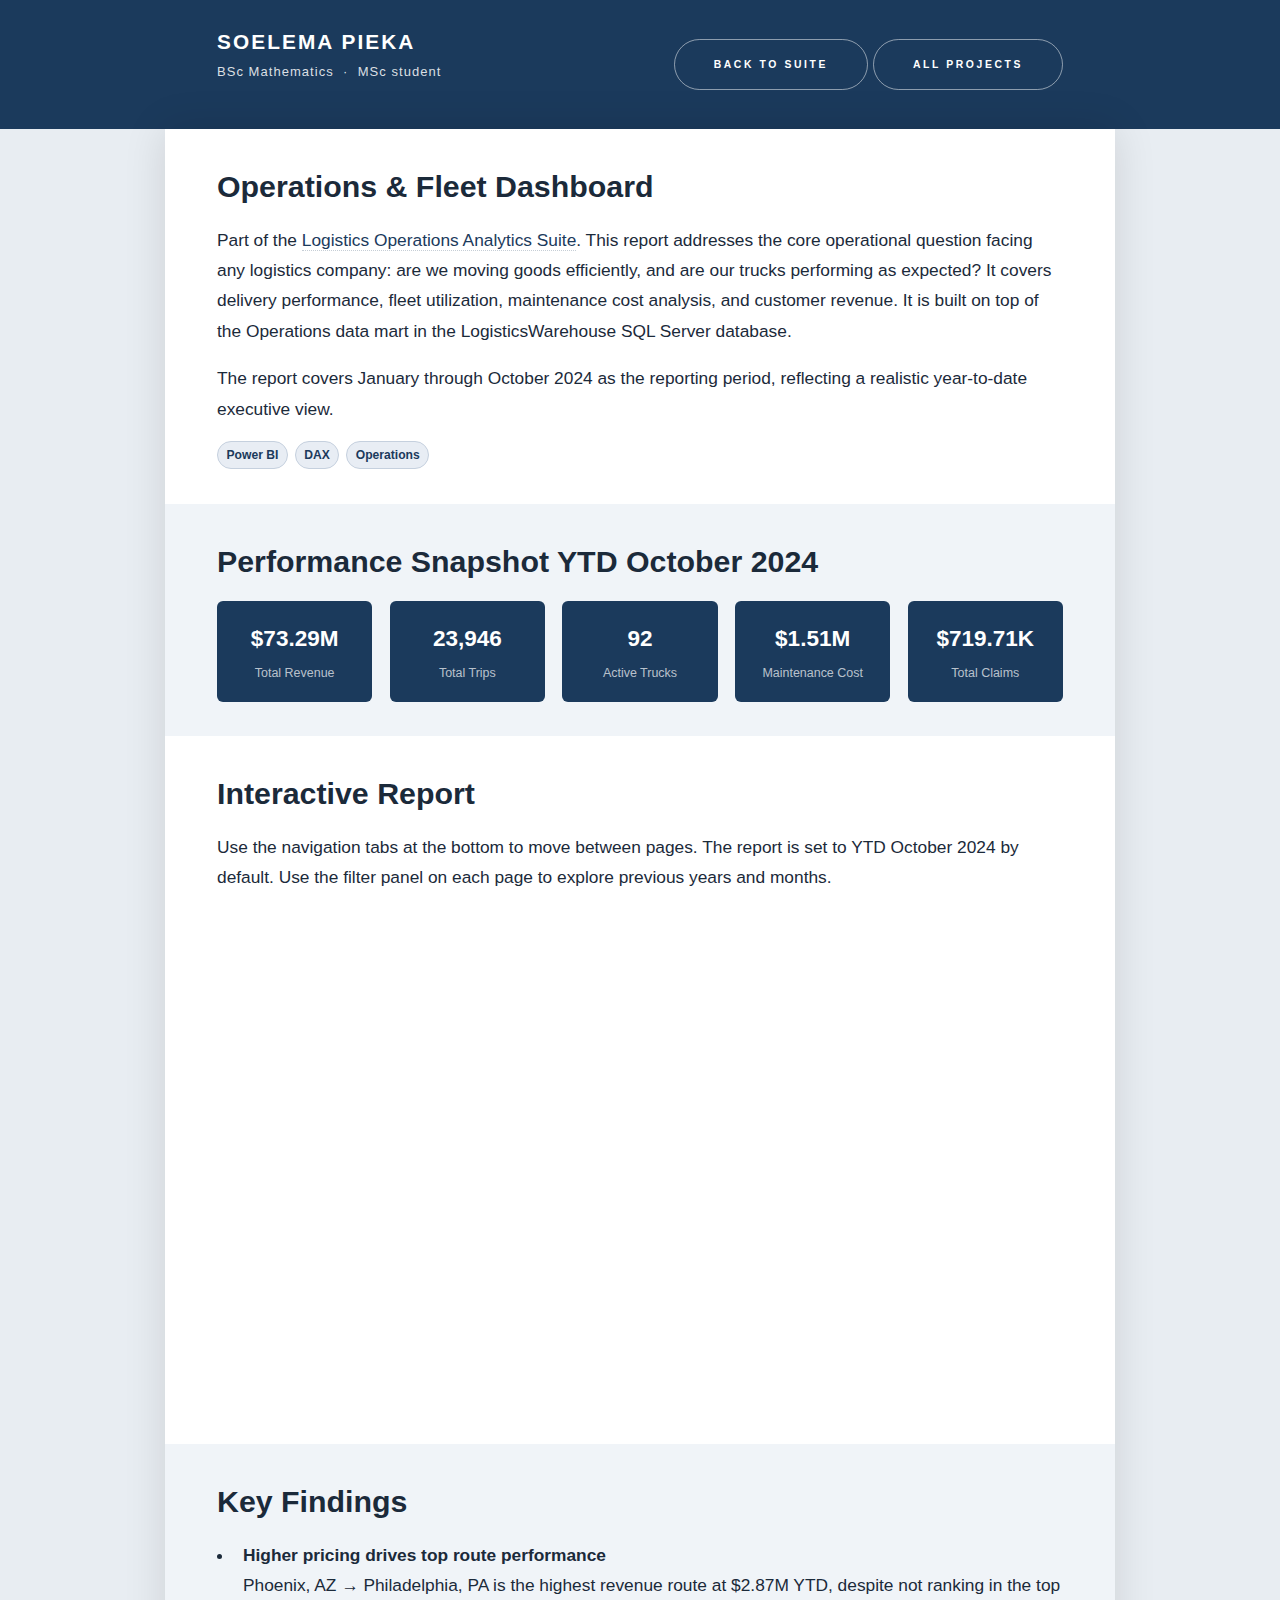
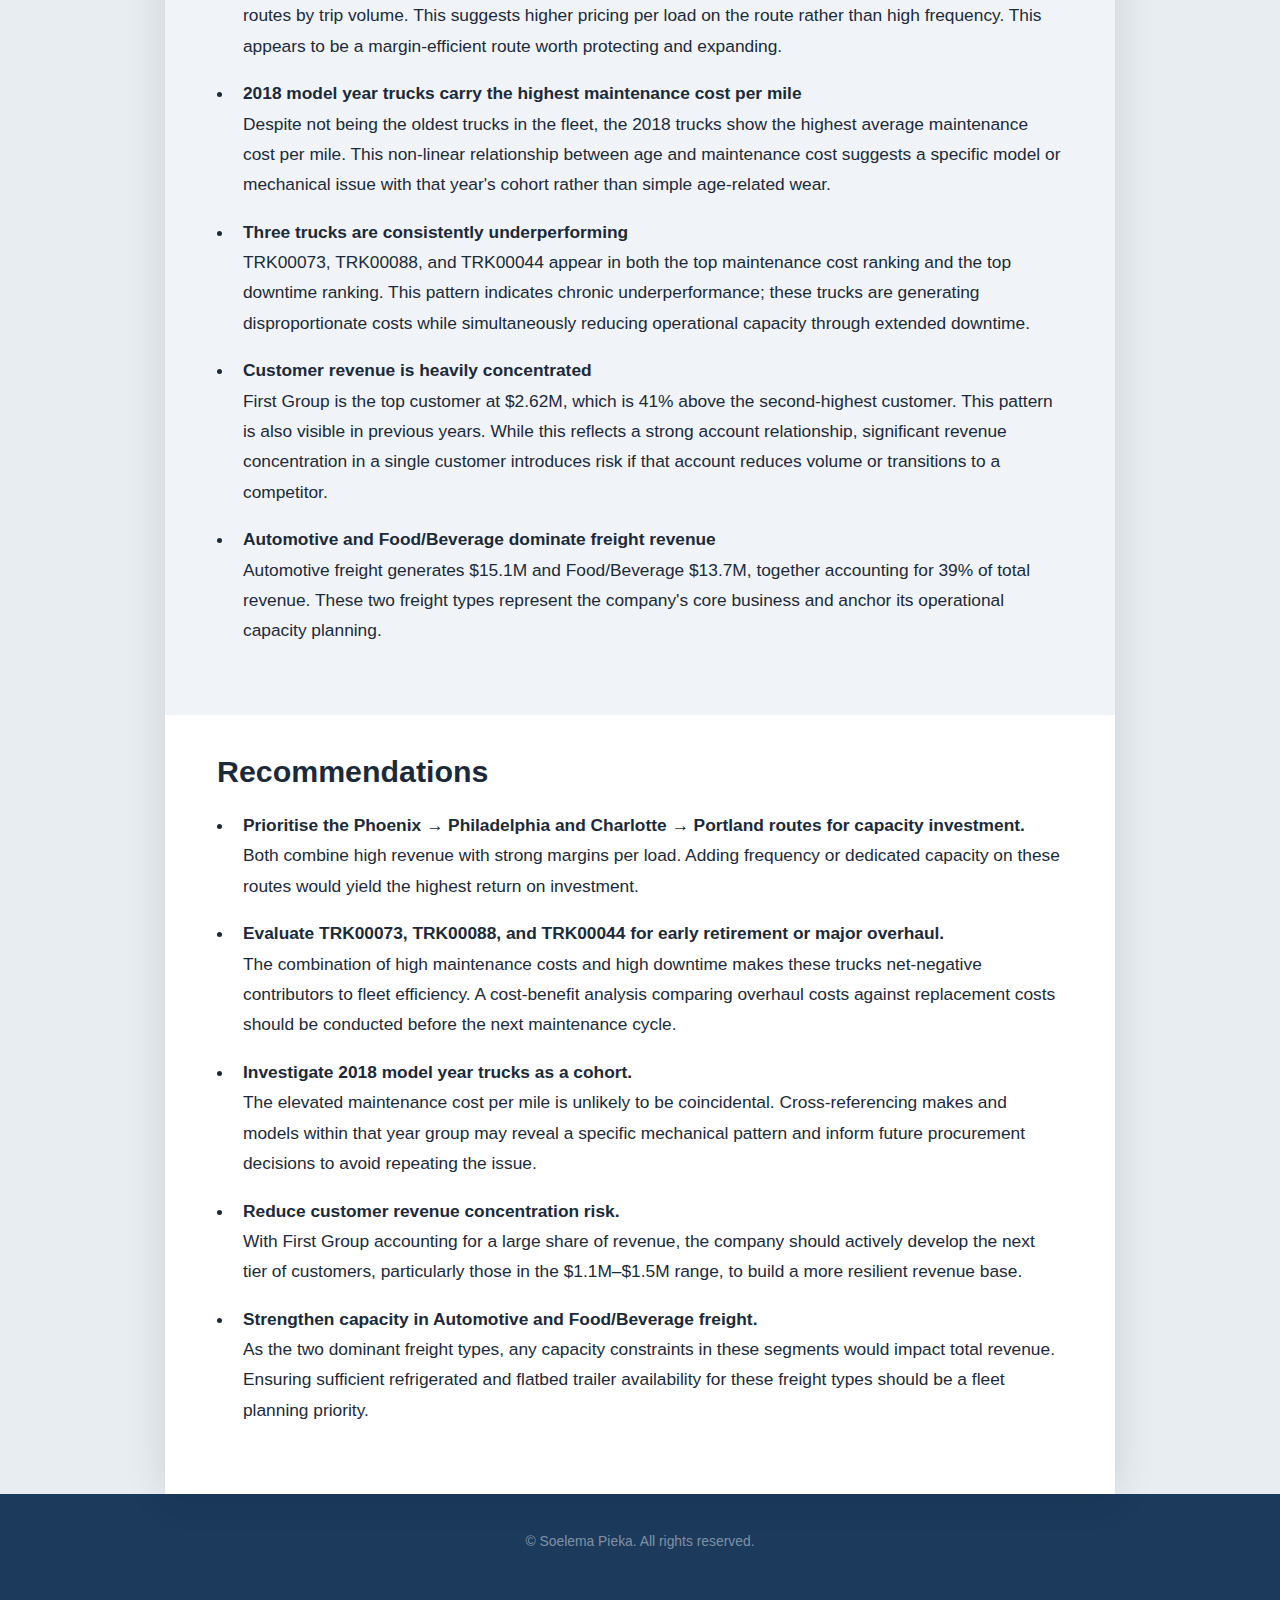
<file: project_logistics_operations.html>
<!DOCTYPE HTML>
<html>
	<head>
		<title>Operations & Fleet Dashboard | Soelema Pieka</title>
		<meta charset="utf-8" />
		<meta name="viewport" content="width=device-width, initial-scale=1" />
		<link rel="stylesheet" href="main.css" />

<!-- Google tag (gtag.js) -->
<script async src="https://www.googletagmanager.com/gtag/js?id=G-YC6REWM0DP"></script>
<script>
  window.dataLayer = window.dataLayer || [];
  function gtag(){dataLayer.push(arguments);}
  gtag('js', new Date());

  gtag('config', 'G-YC6REWM0DP');
</script>
		
		<style>
			.kpi-row {
				display: grid;
				grid-template-columns: repeat(5, 1fr);
				gap: 1em;
				margin-top: 1em;
			}
			.kpi-card {
				background: #1b3a5c;
				border-radius: 6px;
				padding: 1em;
				text-align: center;
			}
			.kpi-card .kpi-value {
				font-size: 1.3em;
				font-weight: bold;
				color: #ffffff;
				margin: 0 0 0.2em 0;
			}
			.kpi-card .kpi-label {
				font-size: 0.72em;
				color: rgba(255, 255, 255, 0.7);
			}
		</style>

	</head>
	
	<body>

		<header id="header-slim">
			<div class="inner">
				<div>
					<h1>SOELEMA PIEKA</h1>
					<p class="subtitle">BSc Mathematics &nbsp;·&nbsp; MSc student</p>
				</div>
				<nav>
					<a href="project_logistics_main.html" class="button small">Back to Suite</a>
					<a href="projects.html" class="button small">All Projects</a>
				</nav>
			</div>
		</header>

		<div id="wrapper">

			<!-- Intro -->
			<section class="wrapper style1">
				<div class="inner">
					<h2>Operations & Fleet Dashboard</h2>
					<p>Part of the <a href="project_logistics_main.html">Logistics Operations Analytics Suite</a>. This report addresses the core operational question facing any logistics company: are we moving goods efficiently, and are our trucks performing as expected? It covers delivery performance, fleet utilization, maintenance cost analysis, and customer revenue. It is built on top of the Operations data mart in the LogisticsWarehouse SQL Server database.</p>
					<p>The report covers January through October 2024 as the reporting period, reflecting a realistic year-to-date executive view.</p>
					<div class="project-tags" style="margin-top: 0.5em;">
						<span class="project-tag">Power BI</span>
						<span class="project-tag">DAX</span>
						<span class="project-tag">Operations</span>
					</div>
				</div>
			</section>

			<!-- KPI snapshot -->
			<section class="wrapper style2">
				<div class="inner">
					<h2>Performance Snapshot YTD October 2024</h2>
					<div class="kpi-row">
						<div class="kpi-card">
							<div class="kpi-value">$73.29M</div>
							<div class="kpi-label">Total Revenue</div>
						</div>
						<div class="kpi-card">
							<div class="kpi-value">23,946</div>
							<div class="kpi-label">Total Trips</div>
						</div>
						<div class="kpi-card">
							<div class="kpi-value">92</div>
							<div class="kpi-label">Active Trucks</div>
						</div>
						<div class="kpi-card">
							<div class="kpi-value">$1.51M</div>
							<div class="kpi-label">Maintenance Cost</div>
						</div>
						<div class="kpi-card">
							<div class="kpi-value">$719.71K</div>
							<div class="kpi-label">Total Claims</div>
						</div>
					</div>
				</div>
			</section>

			
			<!-- Live dashboard -->
			<section class="wrapper style1">
				<div class="inner">
					<h2>Interactive Report</h2>
					<p>Use the navigation tabs at the bottom to move between pages.
						The report is set to YTD October 2024 by default.
						Use the filter panel on each page to explore previous years and months.</p>
					<div style="display: flex; justify-content: center; align-items: center; width: 100%;">
						<iframe
							title="Operations & Fleet Dashboard"
							width="100%" height="500"
							src="https://app.powerbi.com/view?r=eyJrIjoiZTI3ZDQyMDktZGU0Yi00YTllLWI2MWMtYmE3NDY1ZTI1N2ViIiwidCI6ImRmODY3OWNkLWE4MGUtNDVkOC05OWFjLWM4M2VkN2ZmOTVhMCJ9"
							frameborder="0" allowFullScreen="true">
						</iframe>
					</div>
				</div>
			</section>

			<!-- Key findings -->
			<section class="wrapper style2">
				<div class="inner">
					<h2>Key Findings</h2>

					<ul>
						<li><strong>Higher pricing drives top route performance</strong>
						<p>Phoenix, AZ → Philadelphia, PA is the highest revenue route at $2.87M YTD, despite not ranking in the top routes by trip volume. 
							This suggests higher pricing per load on the route rather than high frequency. This appears to be a margin-efficient route worth protecting and expanding.</p>
						</li>

						<li><strong>2018 model year trucks carry the highest maintenance cost per mile</strong>
						<p>Despite not being the oldest trucks in the fleet, the 2018 trucks show the highest average maintenance cost per mile. 
							This non-linear relationship between age and maintenance cost suggests a specific model or mechanical issue with that year's cohort rather than simple age-related wear.</p>
						</li>

						<li><strong>Three trucks are consistently underperforming</strong>
						<p>TRK00073, TRK00088, and TRK00044 appear in both the top maintenance cost ranking and the top downtime ranking.
							This pattern indicates chronic underperformance; these trucks are generating disproportionate costs while simultaneously reducing operational capacity through extended downtime.</p>
						</li>

						<li><strong>Customer revenue is heavily concentrated</strong>
						<p>First Group is the top customer at $2.62M, which is 41% above the second-highest customer. This pattern is also visible in previous years.
							While this reflects a strong account relationship, significant revenue concentration in a single customer introduces risk if that account reduces volume or transitions to a competitor.</p>
						</li>

						<li><strong>Automotive and Food/Beverage dominate freight revenue</strong>
						<p>Automotive freight generates $15.1M and Food/Beverage $13.7M, together accounting for 39% of total revenue.
							These two freight types represent the company's core business and anchor its operational capacity planning.</p>
						</li>
						
					</ul>

				</div>
			</section>

			<!-- Recommendations -->
			<section class="wrapper style1">
				<div class="inner">
					<h2>Recommendations</h2>
					<ul> 

						<li><strong>Prioritise the Phoenix → Philadelphia and Charlotte → Portland routes for capacity investment.</strong> 
							<p>Both combine high revenue with strong margins per load. 
								Adding frequency or dedicated capacity on these routes would yield the highest return on investment.</p>
						</li>
						
						<li><strong>Evaluate TRK00073, TRK00088, and TRK00044 for early retirement or major overhaul.</strong> 
							<p>The combination of high maintenance costs and high downtime makes these trucks net-negative contributors to fleet efficiency. 
								A cost-benefit analysis comparing overhaul costs against replacement costs should be conducted before the next maintenance cycle.</p>
						</li>
						
						<li><strong>Investigate 2018 model year trucks as a cohort.</strong> 
							<p>The elevated maintenance cost per mile is unlikely to be coincidental. 
								Cross-referencing makes and models within that year group may reveal a specific mechanical pattern and inform future procurement decisions to avoid repeating the issue.</p>
						</li>
						<li><strong>Reduce customer revenue concentration risk.</strong> 
							<p>With First Group accounting for a large share of revenue, the company should actively develop the next tier of customers, particularly those in the $1.1M–$1.5M range, to build a more resilient revenue base.</p>
						</li>
						
						<li><strong>Strengthen capacity in Automotive and Food/Beverage freight.</strong> 
							<p>As the two dominant freight types, any capacity constraints in these segments would impact total revenue. 
								Ensuring sufficient refrigerated and flatbed trailer availability for these freight types should be a fleet planning priority.</p>
						</li>

   					</ul>
				</div>
			</section>

		</div><!-- end #wrapper -->

		<footer id="footer">
			<div class="inner" style="text-align: center;">
				<ul class="menu">
					<li>&copy; Soelema Pieka. All rights reserved.</li>
				</ul>
			</div>
		</footer>

	</body>
</html>
</file>
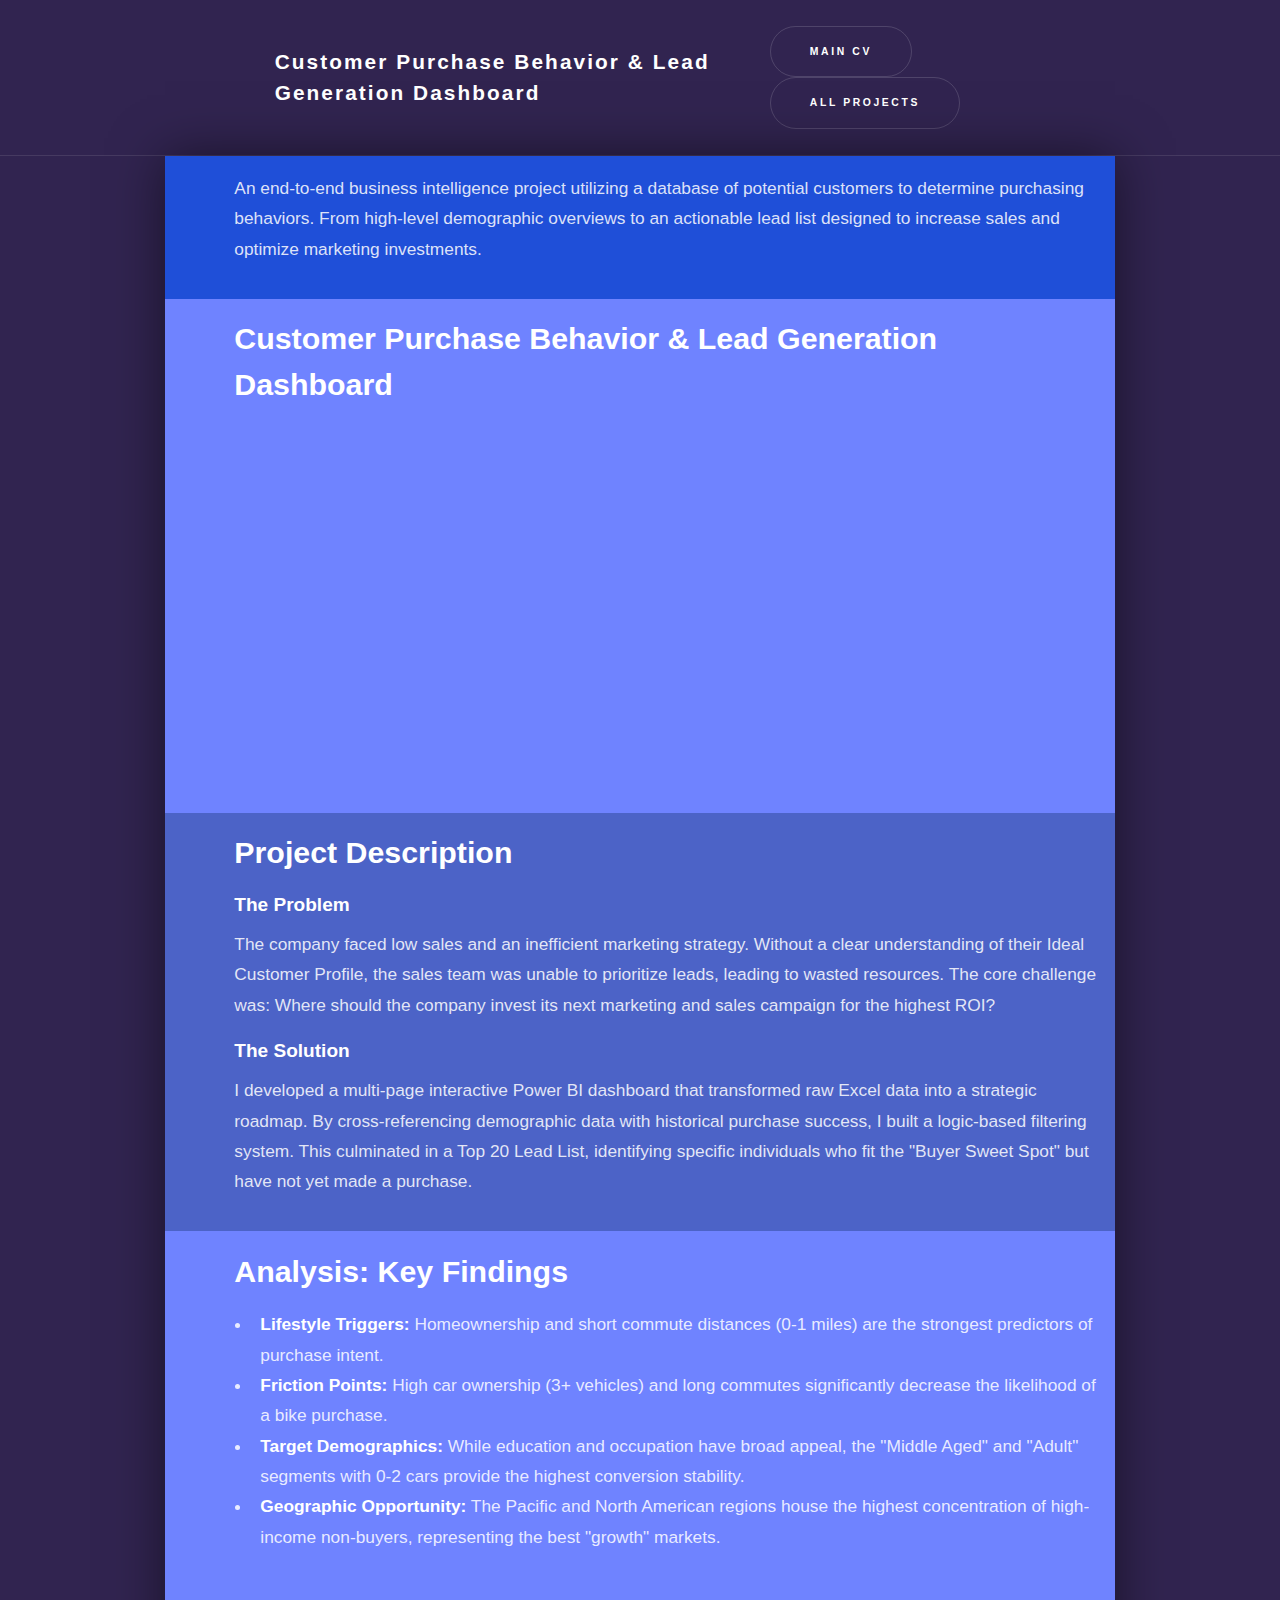
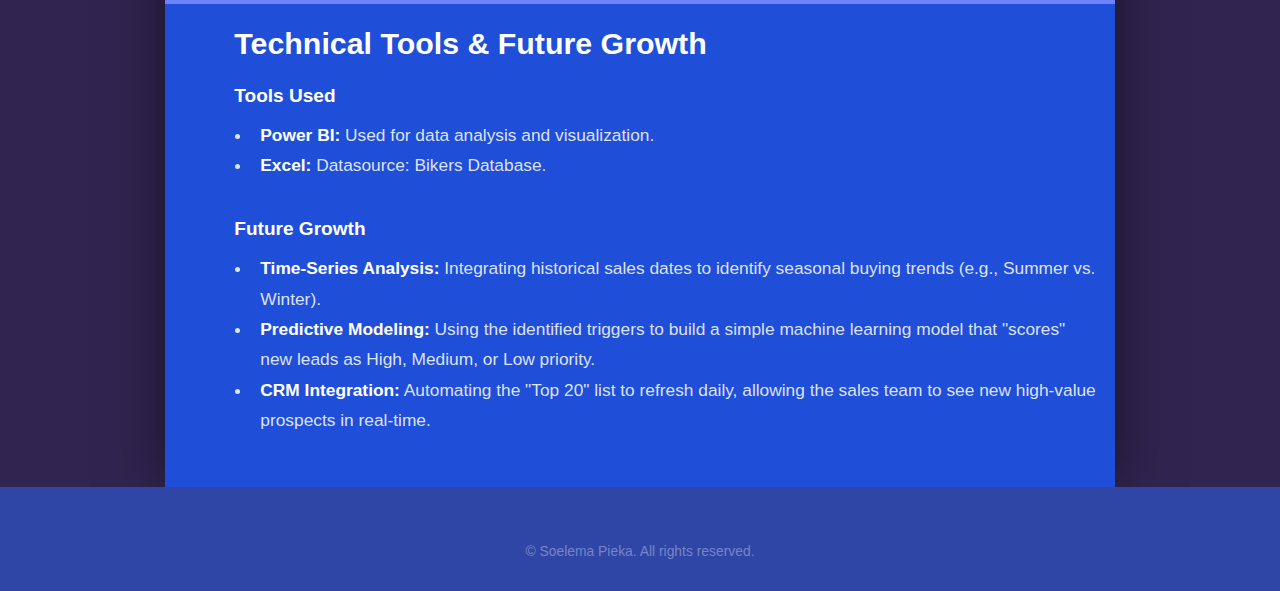
<file: project_powerbi_bike.html>
<!DOCTYPE HTML>
<html>
	<head>
		<title>Customer Purchase Behavior & Lead Generation Dashboard | Soelema Pieka</title>
		<meta charset="utf-8" />
		<meta name="viewport" content="width=1280" />
		<link rel="stylesheet" href="assets/css/main.css" />


		<style>
			/* CV Document Style: Slim Banner with Navigation */
			#header-slim {
				padding: 1.5em 0 !important;
				background-color: #312450;
				border-bottom: 1px solid rgba(255,255,255,0.1);
			}
			#header-slim .inner {
				display: flex;
				justify-content: space-between;
				align-items: center;
				max-width: 800px; /* Matches CV width */
				margin: 0 auto;
			}
			#header-slim h1 {
				font-size: 1.2em;
				margin: 0;
				letter-spacing: 0.1em;
			}
			/* Center content like a document */
			.inner {
				max-width: 800px;
				margin: 0 auto;
				padding: 0 2em;
			}
			/* Content layout */
			.project-list {
				padding-top: 2em;
			}
			.project-item {
				border-bottom: 1px solid rgba(255,255,255,0.1);
				padding: 1.5em 0;
				display: flex;
				justify-content: space-between;
				align-items: center;
			}
			.project-item:last-child {
				border-bottom: none;
			}
			.project-info h3 { margin: 0; font-size: 1.1em; }
			.project-info p { margin: 0.3em 0 0 0; opacity: 0.7; font-size: 0.85em; }
		</style>
	</head>
	<body>
		<header id="header-slim">
			<div class="inner">
                                <h1>Customer Purchase Behavior & Lead Generation Dashboard</h1>
                                <nav>
					<a href="index.html" class="button small">Main CV</a>
					<a href="projects.html" class="button small">All Projects</a>
                                </nav>
			</div>
		</header>


		<div id="wrapper">

			<section class="wrapper style1">
				<div class="inner">
					<p>An end-to-end business intelligence project utilizing a database of potential customers to determine purchasing behaviors. From high-level demographic overviews to an actionable lead list designed to increase sales and optimize marketing investments.</p>
				</div>
			</section>

			<section class="wrapper style3">
				<div class="inner">
					<h2>Customer Purchase Behavior & Lead Generation Dashboard</h2>
					<div style="display: flex; justify-content: center; align-items: center; width: 100%;">
<iframe title="PowerBI_bikers_analytics" width="600" height="373.5" src="https://app.powerbi.com/view?r=eyJrIjoiMTRiNjM3OWYtODFiOS00MmQ5LWE2MTYtZDQzYzRlZDFiMGUwIiwidCI6ImRmODY3OWNkLWE4MGUtNDVkOC05OWFjLWM4M2VkN2ZmOTVhMCJ9&pageName=a301838411040e363c88" frameborder="0" allowFullScreen="true">
</iframe>
</div>
					
				</div>
			</section>

			<section class="wrapper style2">
				<div class="inner">
					<h2>Project Description</h2>
					
					<h3>The Problem</h3>
					<p>The company faced low sales and an inefficient marketing strategy. Without a clear understanding of their Ideal Customer Profile, the sales team was unable to prioritize leads, leading to wasted resources. The core challenge was: Where should the company invest its next marketing and sales campaign for the highest ROI?</p>
					
					<h3>The Solution</h3>
					<p>I developed a multi-page interactive Power BI dashboard that transformed raw Excel data into a strategic roadmap. By cross-referencing demographic data with historical purchase success, I built a logic-based filtering system. This culminated in a Top 20 Lead List, identifying specific individuals who fit the "Buyer Sweet Spot" but have not yet made a purchase.</p>
				</div>
			</section>

			<section class="wrapper style3">
				<div class="inner">
					<h2>Analysis: Key Findings</h2>
					<div class="product-box">
						<ul>
						<li><strong>Lifestyle Triggers:</strong> Homeownership and short commute distances (0-1 miles) are the strongest predictors of purchase intent.</li>
						<li><strong>Friction Points:</strong> High car ownership (3+ vehicles) and long commutes significantly decrease the likelihood of a bike purchase.</li>
						<li><strong>Target Demographics:</strong> While education and occupation have broad appeal, the "Middle Aged" and "Adult" segments with 0-2 cars provide the highest conversion stability.</li>
            <li><strong>Geographic Opportunity:</strong> The Pacific and North American regions house the highest concentration of high-income non-buyers, representing the best "growth" markets.</li>
						</ul>
					</div>
				</div>
					
			</section>


			<section class="wrapper style1">
				<div class="inner">
					<h2>Technical Tools & Future Growth</h2>
					
					<h3>Tools Used</h3>
					<div class="product-box">
						<ul>
						<li><strong>Power BI:</strong> Used for data analysis and visualization.</li>
						<li><strong>Excel:</strong> Datasource: Bikers Database.</li>
						</ul>
					</div>

					
					<h3>Future Growth</h3>
					<div class="product-box">
						<ul>
						<li><strong>Time-Series Analysis:</strong> Integrating historical sales dates to identify seasonal buying trends (e.g., Summer vs. Winter).</li>
						<li><strong>Predictive Modeling:</strong> Using the identified triggers to build a simple machine learning model that "scores" new leads as High, Medium, or Low priority.</li>
            <li><strong>CRM Integration:</strong> Automating the "Top 20" list to refresh daily, allowing the sales team to see new high-value prospects in real-time.</li>
						</ul>
					</div>
			</section>

		</div>

		<footer id="footer" class="wrapper style1-alt">
			<div class="inner" style="text-align: center;">
				<ul class="menu">
					<li>&copy; Soelema Pieka. All rights reserved.</li>
				</ul>
			</div>
		</footer>


	</body>
</html>
</file>
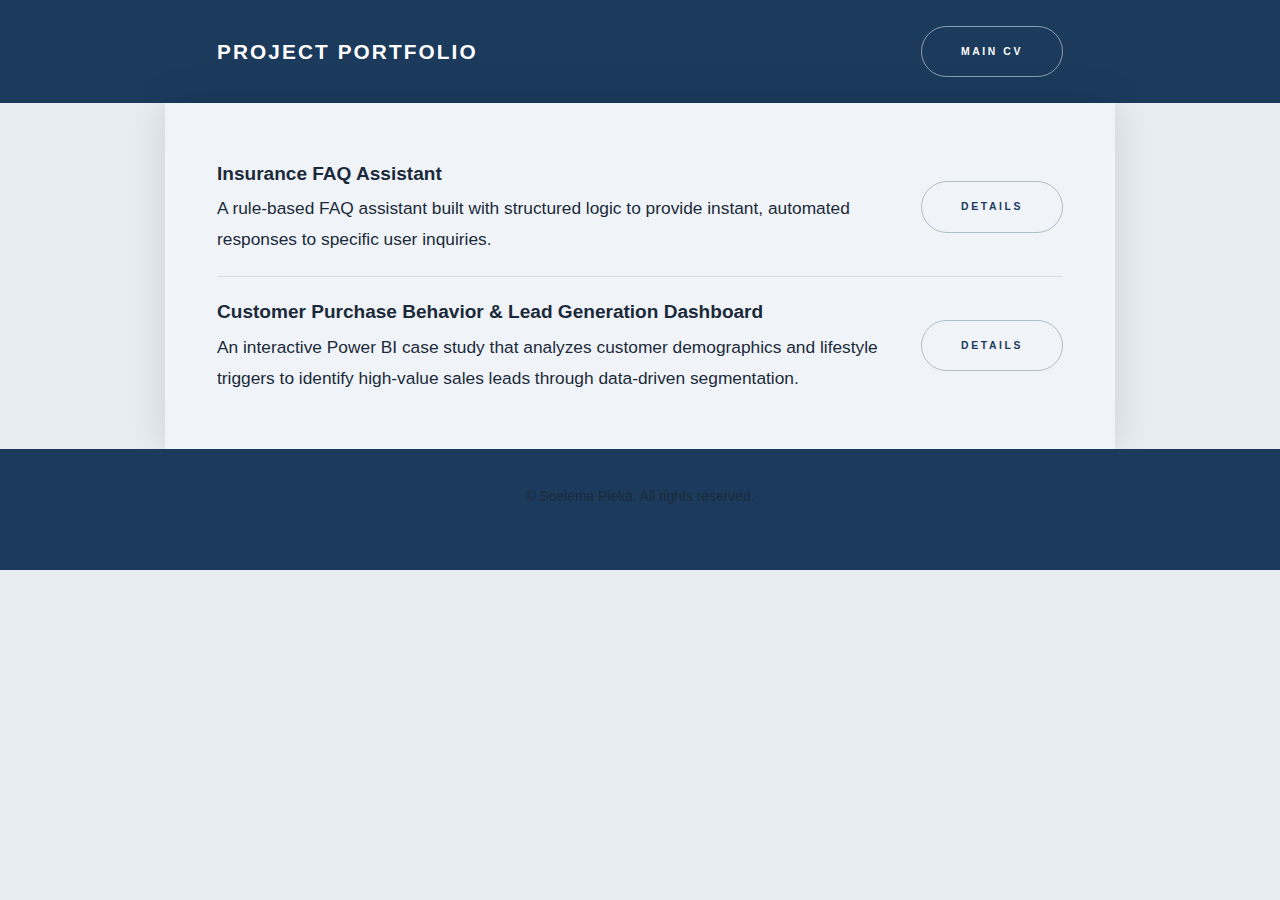
<file: projects.html>
<!DOCTYPE HTML>
<html>
	<head>
		<title>Projects | Soelema Pieka</title>
		<meta charset="utf-8" />
		<meta name="viewport" content="width=device-width, initial-scale=1" />
		<link rel="stylesheet" href="main.css" />
	</head>
	<body>

		<header id="header-slim">
			<div class="inner">
				<h1>PROJECT PORTFOLIO</h1>
				<nav>
					<a href="index.html" class="button small">Main CV</a>
				</nav>
			</div>
		</header>

<div id="wrapper">

		<section class="wrapper style2">
			<div class="inner">
				<div class="project-list">

					<div class="project-item">
						<div class="project-info">
							<h3>Insurance FAQ Assistant</h3>
							<p>A rule-based FAQ assistant built with structured logic to provide instant, automated responses to specific user inquiries.</p>
						</div>
						<a href="project_FAQ_chatbot.html" class="button small">Details</a>
					</div>

					<div class="project-item">
						<div class="project-info">
							<h3>Customer Purchase Behavior & Lead Generation Dashboard</h3>
							<p>An interactive Power BI case study that analyzes customer demographics and lifestyle triggers to identify high-value sales leads through data-driven segmentation.</p>
						</div>
						<a href="project_powerbi_bike.html" class="button small">Details</a>
					</div>


				</div>

			</div>
		</section>

              </div>

		<footer id="footer" class="wrapper style1-alt">
			<div class="inner" style="text-align: center;">
				<ul class="menu">
					<li>&copy; Soelema Pieka. All rights reserved.</li>
				</ul>
			</div>
		</footer>

	</body>

</html>
</file>
<file: main.css>
/*
	Soelema Pieka | Portfolio CSS
	Color scheme: Navy header/footer, white + light grey-blue sections
*/

/* ── Color variables ────────────────────────────────────────────────────── */
/*
	--navy:       #1b3a5c  (header, footer, buttons)
	--white:      #ffffff  (section A background)
	--grey-blue:  #f0f4f8  (section B background)
	--text-dark:  #1b2a3a  (body text in light sections)
	--text-mid:   #4a5568  (secondary text, dates, labels)
	--text-light: #ffffff  (text in header/footer)
	--border:     rgba(27, 58, 92, 0.12) (dividers in light sections)
*/


/* ── Reset ─────────────────────────────────────────────────────────────── */

html, body, div, span, object, iframe,
h1, h2, h3, h4, h5, h6, p, blockquote, pre, a, abbr, address,
code, del, em, img, ins, kbd, q, s, samp, small, strike, strong,
sub, sup, b, u, i, center, dl, dt, dd, ol, ul, li,
fieldset, form, label, legend, table, caption,
tbody, tfoot, thead, tr, th, td,
article, aside, details, figcaption, figure,
footer, header, menu, nav, output, section, summary,
time, mark, audio, video {
	margin: 0; padding: 0; border: 0;
	font-size: 100%; font: inherit; vertical-align: baseline;
}
article, aside, details, figcaption, figure,
footer, header, menu, nav, section { display: block; }

html { box-sizing: border-box; }
*, *:before, *:after { box-sizing: inherit; }

body {
	line-height: 1.6;
	background-color: #e8edf2;
	-webkit-text-size-adjust: none;
	overflow-x: hidden;
	-ms-overflow-style: scrollbar;
}

ol, ul { list-style: none; }
blockquote, q { quotes: none; }
blockquote:before, blockquote:after,
q:before, q:after { content: ''; content: none; }
table { border-collapse: collapse; border-spacing: 0; }
mark { background-color: transparent; color: inherit; }


/* ── Typography ─────────────────────────────────────────────────────────── */

body {
	color: #1b2a3a;
	font-family: Arial, Helvetica, sans-serif;
	font-size: 13pt;
	font-weight: normal;
	line-height: 1.75;
}

a {
	transition: color 0.2s ease, border-bottom-color 0.2s ease;
	border-bottom: dotted 1px rgba(27, 58, 92, 0.3);
	color: #1b3a5c;
	text-decoration: none;
}
a:hover { border-bottom-color: transparent; color: #0d2137; }

strong, b { color: #1b2a3a; font-weight: bold; }
em, i { font-style: italic; }
p { margin: 0 0 1em 0; }

h1, h2, h3, h4, h5, h6 {
	color: #1b2a3a;
	font-weight: bold;
	line-height: 1.5;
	margin: 0 0 0.5em 0;
}
h1 a, h2 a, h3 a, h4 a, h5 a, h6 a { color: inherit; text-decoration: none; }

h1 { font-size: 2.75em; }
h2 { font-size: 1.75em; margin-bottom: 0.5em; }
h3 { font-size: 1.1em; }
h4 { font-size: 1em; }
h5 { font-size: 0.8em; }
h6 { font-size: 0.6em; }

sub { font-size: 0.8em; position: relative; top: 0.5em; }
sup { font-size: 0.8em; position: relative; top: -0.5em; }

hr {
	border: 0;
	border-bottom: solid 1px rgba(27, 58, 92, 0.12);
	margin: 2em 0;
}

em { color: #4a5568; }


/* ── Buttons ────────────────────────────────────────────────────────────── */

.button {
	appearance: none;
	-webkit-appearance: none;
	transition: border-color 0.2s ease, background-color 0.2s ease, color 0.2s ease;
	background-color: transparent;
	border: solid 1px rgba(27, 58, 92, 0.35) !important;
	border-radius: 3em;
	color: #1b3a5c !important;
	cursor: pointer;
	display: inline-block;
	font-size: 0.6em;
	font-weight: bold;
	height: calc(4.75em + 2px);
	letter-spacing: 0.25em;
	line-height: 4.75em;
	outline: 0;
	padding: 0 3.75em;
	position: relative;
	text-align: center;
	text-decoration: none;
	text-transform: uppercase;
	white-space: nowrap;
}
.button:after {
	transition: opacity 0.2s ease, transform 0.2s ease;
	background: #1b3a5c;
	border-radius: 3em;
	content: '';
	height: 100%; left: 0;
	opacity: 0;
	position: absolute;
	top: 0; width: 100%;
	transform: scale(0.25);
	pointer-events: none;
}
.button.small { font-size: 0.6em; }
.button.large { font-size: 0.8em; }

.button.primary {
	background-color: #ffffff;
	color: #1b3a5c !important;
	border-color: rgba(255, 255, 255, 0.6) !important;
}
.button.disabled,
.button:disabled { cursor: default; opacity: 0.5; pointer-events: none; }
.button:hover { border-color: #1b3a5c !important; }
.button:hover:after { opacity: 0.06; transform: scale(1); }
.button:hover:active { border-color: #0d2137 !important; }
.button:hover:active:after { opacity: 0.12; }

.wrapper.style1 .button,
.wrapper.style2 .button,
.wrapper.style3 .button {
	border-color: rgba(27, 58, 92, 0.3) !important;
	color: #1b3a5c !important;
}
.wrapper.style1 .button:hover,
.wrapper.style2 .button:hover,
.wrapper.style3 .button:hover { border-color: #1b3a5c !important; }

#header-slim .button {
	border-color: rgba(255, 255, 255, 0.5) !important;
	color: #ffffff !important;
}
#header-slim .button.primary {
	background-color: #ffffff;
	color: #1b3a5c !important;
}
#header-slim .button:hover {
	border-color: rgba(255, 255, 255, 0.9) !important;
}


/* ── Lists ──────────────────────────────────────────────────────────────── */

ol { list-style: decimal; margin: 0 0 2em 0; padding-left: 1.25em; }
ol li { padding-left: 0.25em; }

ul { list-style: disc; margin: 0 0 2em 0; padding-left: 1em; }
ul li { padding-left: 0.5em; }

dl { margin: 0 0 2em 0; }
dl dt { display: block; font-weight: bold; margin: 0 0 1em 0; }
dl dd { margin-left: 2em; }

ul.actions {
	display: flex; cursor: default; list-style: none;
	margin-left: -1em; padding-left: 0;
}
ul.actions li { padding: 0 0 0 1em; vertical-align: middle; }

ul.contact { list-style: none; padding: 0; }
ul.contact > li { padding: 0; margin: 1.5em 0 0 0; }
ul.contact > li:first-child { margin-top: 0; }

ul.icons { cursor: default; list-style: none; padding-left: 0; }
ul.icons li { display: inline-block; padding: 0 0.75em 0 0; }
ul.icons li:last-child { padding-right: 0; }
ul.icons li > a, ul.icons li > span { border: 0; }

ul.menu { list-style: none; padding: 0; }
ul.menu > li {
	border-left: solid 1px rgba(255, 255, 255, 0.2);
	display: inline-block;
	line-height: 1;
	margin-left: 1.5em;
	padding: 0 0 0 1.5em;
}
ul.menu > li:first-child { border-left: 0; margin: 0; padding-left: 0; }


/* ── Section / Article ──────────────────────────────────────────────────── */

section.special, article.special { text-align: center; }

header p {
	color: #4a5568;
	position: relative;
	margin: 0 0 1.5em 0;
}


/* ── Wrapper (sections) ─────────────────────────────────────────────────── */

.wrapper { position: relative; display: block; margin: 0; }
.wrapper > .inner {
	padding: 2em 3em;
	max-width: 100%;
	width: 100%;
}

.wrapper.style1,
.wrapper.style1-alt { background-color: #ffffff; }

.wrapper.style2,
.wrapper.style2-alt,
.wrapper.style3,
.wrapper.style3-alt { background-color: #f0f4f8; }

.wrapper.style1 h2, .wrapper.style1 h3, .wrapper.style1 h4,
.wrapper.style1-alt h2, .wrapper.style1-alt h3,
.wrapper.style2 h2, .wrapper.style2 h3, .wrapper.style2 h4,
.wrapper.style2-alt h2, .wrapper.style2-alt h3,
.wrapper.style3 h2, .wrapper.style3 h3, .wrapper.style3 h4,
.wrapper.style3-alt h2, .wrapper.style3-alt h3 { color: #1b2a3a; }

.wrapper.style1 p, .wrapper.style1 li,
.wrapper.style1-alt p, .wrapper.style1-alt li,
.wrapper.style2 p, .wrapper.style2 li,
.wrapper.style2-alt p, .wrapper.style2-alt li,
.wrapper.style3 p, .wrapper.style3 li,
.wrapper.style3-alt p, .wrapper.style3-alt li { color: #1b2a3a; }

.wrapper.style1 em, .wrapper.style1-alt em,
.wrapper.style2 em, .wrapper.style2-alt em,
.wrapper.style3 em, .wrapper.style3-alt em { color: #4a5568; }

.wrapper.style1 strong, .wrapper.style1-alt strong,
.wrapper.style2 strong, .wrapper.style2-alt strong,
.wrapper.style3 strong, .wrapper.style3-alt strong { color: #1b2a3a; }

.wrapper.style1 a, .wrapper.style1-alt a,
.wrapper.style2 a, .wrapper.style2-alt a,
.wrapper.style3 a, .wrapper.style3-alt a {
	color: #1b3a5c;
	border-bottom-color: rgba(27, 58, 92, 0.25);
}
.wrapper.style1 a:hover, .wrapper.style1-alt a:hover,
.wrapper.style2 a:hover, .wrapper.style2-alt a:hover,
.wrapper.style3 a:hover, .wrapper.style3-alt a:hover { color: #0d2137; }

.wrapper.style1 hr, .wrapper.style1-alt hr,
.wrapper.style2 hr, .wrapper.style2-alt hr,
.wrapper.style3 hr, .wrapper.style3-alt hr {
	border-bottom-color: rgba(27, 58, 92, 0.12);
}


/* ── #wrapper (page container) ──────────────────────────────────────────── */

#wrapper {
	margin: 0 auto;
	max-width: 950px;
	width: 100%;
	background: #ffffff;
	box-shadow: 0 0 40px rgba(0, 0, 0, 0.12);
	position: relative;
	overflow: hidden;
}


/* ── Header ─────────────────────────────────────────────────────────────── */

#header-slim {
	padding: 1.5em 0;
	background-color: #1b3a5c;
	border-bottom: none;
}
#header-slim .inner {
	display: flex;
	justify-content: space-between;
	align-items: center;
	max-width: 950px;
	margin: 0 auto;
	padding: 0 3em;
}
#header-slim h1 {
	font-size: 1.2em;
	margin: 0;
	letter-spacing: 0.1em;
	color: #ffffff;
}
#header-slim .subtitle {
	font-size: 0.75em;
	color: rgba(255, 255, 255, 0.85);
	letter-spacing: 0.08em;
	margin-top: 0.3em;
}


/* ── Footer ─────────────────────────────────────────────────────────────── */

#footer { background-color: #1b3a5c; }
#footer > .inner {
	margin: 0 auto;
	max-width: 950px;
	padding: 2em 3em;
}
#footer > .inner .menu {
	font-size: 0.8em;
	color: rgba(255, 255, 255, 0.45);
	text-align: center;
}


/* ── Project list ───────────────────────────────────────────────────────── */

.project-item {
	border-bottom: 1px solid rgba(27, 58, 92, 0.12);
	padding: 1.25em 0;
	display: flex;
	justify-content: space-between;
	align-items: center;
	gap: 1.5em;
}
.project-item:last-child { border-bottom: none; }

.project-item h3 { margin: 0; }
.project-item p { margin: 0.3em 0 0 0; }


/* ── Project tags ───────────────────────────────────────────────────────── */

.project-tags { display: flex; flex-wrap: wrap; gap: 0.4em; margin-top: 0.6em; }
.project-tag {
	background: #e8edf4;
	color: #1b3a5c;
	font-size: 0.7em;
	font-weight: bold;
	padding: 0.2em 0.7em;
	border-radius: 2em;
	border: 1px solid #c5d0de;
}


/* ── Skills ─────────────────────────────────────────────────────────────── */

.skills-grid {
	display: grid;
	grid-template-columns: 2fr 1fr;
	gap: 2em;
	margin-bottom: 2em;
}
.skill-group h4 {
	font-size: 0.7em;
	font-weight: bold;
	letter-spacing: 0.12em;
	text-transform: uppercase;
	color: #4a5568;
	margin: 0 0 1em 0;
	border-bottom: 2px solid #1b3a5c;
	padding-bottom: 0.4em;
}
.skill-row { margin-bottom: 0.85em; }
.skill-label {
	display: flex;
	justify-content: space-between;
	align-items: center;
	margin-bottom: 0.3em;
}
.skill-name { font-size: 0.85em; font-weight: bold; color: #1b2a3a; }
.skill-level { font-size: 0.75em; color: #4a5568; }
.bar-track { background: #dde3ea; border-radius: 4px; height: 7px; width: 100%; }
.bar-fill { height: 7px; border-radius: 4px; background: #1b3a5c; }

.lang-row { display: flex; align-items: center; gap: 1em; margin-bottom: 0.85em; }
.lang-name { font-size: 0.85em; font-weight: bold; color: #1b2a3a; min-width: 75px; }
.lang-dots { display: flex; gap: 5px; }
.dot { width: 11px; height: 11px; border-radius: 50%; background: #dde3ea; }
.dot.filled { background: #1b3a5c; }
.lang-tag { font-size: 0.75em; color: #4a5568; margin-left: 0.5em; }

.expertise-group h4 {
	font-size: 0.7em;
	font-weight: bold;
	letter-spacing: 0.12em;
	text-transform: uppercase;
	color: #4a5568;
	margin: 0 0 1em 0;
	border-bottom: 2px solid #1b3a5c;
	padding-bottom: 0.4em;
}
.tag-wrap { display: flex; flex-wrap: wrap; gap: 0.5em; }
.tag {
	background: #1b3a5c;
	color: #ffffff;
	font-size: 0.75em;
	font-weight: bold;
	padding: 0.3em 0.85em;
	border-radius: 2em;
	letter-spacing: 0.03em;
}
</file>
<file: assets/css/main.css>
@import url(fontawesome-all.min.css);

/*
	Hyperspace by HTML5 UP | Cleaned CV Version
*/

html, body, div, span, applet, object, iframe, h1, h2, h3, h4, h5, h6, p, blockquote, pre, a, abbr, acronym, address, big, cite,
code, del, dfn, em, img, ins, kbd, q, s, samp, small, strike, strong, sub, sup, tt, var, b, u, i, center, dl, dt, dd, ol, ul, li, fieldset,
form, label, legend, table, caption, tbody, tfoot, thead, tr, th, td, article, aside, canvas, details, embed, figure, figcaption,
footer, header, hgroup, menu, nav, output, ruby, section, summary, time, mark, audio, 
video {margin: 0;	padding: 0; border: 0; font-size: 100%;	font: inherit; vertical-align: baseline;}
article, aside, details, figcaption, figure, footer, header, hgroup, menu, nav, section { display: block;}

body { line-height: 1.6; /* Improved for readability */
	background-color: #312450; /* Original Purple */
	-webkit-text-size-adjust: none;
	overflow-x: hidden; /* Prevents horizontal scrolling on PC */}
ol, ul {list-style: none;}
blockquote, q {quotes: none;}

blockquote:before, blockquote:after, q:before, q:after {content: ''; content: none;}
table {border-collapse: collapse; border-spacing: 0;}
mark {background-color: transparent;color: inherit;}

input::-moz-focus-inner {border: 0;padding: 0;}
input, select, textarea {-moz-appearance: none;-webkit-appearance: none;-ms-appearance: none;appearance: none;}


/*============================================================================================================================*/
/*============================================================================================================================*/


/* Basic */

body {-ms-overflow-style: scrollbar;background: #312450; /* Original Purple */}
html {box-sizing: border-box;}

*, *:before, *:after {box-sizing: inherit;}

body.is-preload *, body.is-preload *:before, body.is-preload *:after {
		-moz-animation: none !important;
		-webkit-animation: none !important;
		-ms-animation: none !important;
		animation: none !important;
		-moz-transition: none !important;
		-webkit-transition: none !important;
		-ms-transition: none !important;
		transition: none !important;}


/*============================================================================================================================*/
/*============================================================================================================================*/


/* Type */

body, input, select, textarea {
		color: rgba(255, 255, 255, 0.85); /* Increased contrast for better readability */
		font-family: Arial, Helvetica, sans-serif;
		font-size: 13pt; /* Fixed size for a professional PC look */
		font-weight: normal;
		line-height: 1.75;}

a {-moz-transition: color 0.2s ease, border-bottom-color 0.2s ease;
   -webkit-transition: color 0.2s ease, border-bottom-color 0.2s ease;
   -ms-transition: color 0.2s ease, border-bottom-color 0.2s ease;
   transition: color 0.2s ease, border-bottom-color 0.2s ease;
   border-bottom: dotted 1px rgba(255, 255, 255, 0.35);
   color: inherit;
   text-decoration: none;}

a:hover {border-bottom-color: transparent;color: #ffffff;}

strong, b {color: #ffffff;font-weight: bold;}

em, i {font-style: italic;}

p {margin: 0 0 2em 0;}

h1, h2, h3, h4, h5, h6 {color: #ffffff; font-weight: bold; line-height: 1.5; margin: 0 0 0.5em 0;}

	h1 a, h2 a, h3 a, h4 a, h5 a, h6 a {color: inherit; text-decoration: none;}

	h1 {font-size: 2.75em;}
		h1.major {margin: 0 0 1.3em 0; position: relative; padding-bottom: 0.35em;}
			h1.major:after {
				background-image: linear-gradient(to right, #5e42a6, #b74e91);
				border-radius: 0.2em;
				bottom: 0;
				content: '';
				height: 0.05em;
				position: absolute;
				right: 0;
				width: 100%;}

	h2 {font-size: 1.75em;}
	h3 {font-size: 1.1em;}
	h4 {font-size: 1em;}
	h5 {font-size: 0.8em;}
	h6 {font-size: 0.6em;	}

	sub {font-size: 0.8em;position: relative;top: 0.5em;}
	sup {font-size: 0.8em;position: relative;top: -0.5em;}

	blockquote {
		border-left: solid 4px rgba(255, 255, 255, 0.15);
		font-style: italic;
		margin: 0 0 2em 0;
		padding: 0.5em 0 0.5em 2em;}

	code {
		background: rgba(255, 255, 255, 0.05);
		border-radius: 0.25em;
		border: solid 1px rgba(255, 255, 255, 0.15);
		font-family: "Courier New", monospace;
		font-size: 0.9em;
		margin: 0 0.25em;
		padding: 0.25em 0.65em;}

	pre {	-webkit-overflow-scrolling: touch;
		font-family: "Courier New", monospace;
		font-size: 0.9em;
		margin: 0 0 2em 0;}

		pre code {display: block; line-height: 1.75em; padding: 1em 1.5em; overflow-x: auto;}

	hr {border: 0; border-bottom: solid 1px rgba(255, 255, 255, 0.15); margin: 2em 0;}
		hr.major {margin: 3em 0;}

	.align-left {text-align: left;}
	.align-center {text-align: center;}
	.align-right {text-align: right;}


/*============================================================================================================================*/
/*============================================================================================================================*/


/* Row */

	.row {display: flex; flex-wrap: wrap; box-sizing: border-box; align-items: stretch;}
	.row > * {box-sizing: border-box;}
	.row.gtr-uniform > * > :last-child {margin-bottom: 0;}
	.row.aln-left {justify-content: flex-start;}
	.row.aln-center {justify-content: center;}
	.row.aln-right {justify-content: flex-end;}
	.row.aln-top {align-items: flex-start;}
	.row.aln-middle {align-items: center;}
	.row.aln-bottom {align-items: flex-end;}
	.row > .imp {order: -1;}
	
	.row > .col-1 { width: 8.33333%; }
	.row > .off-1 { margin-left: 8.33333%; }
	.row > .col-2 { width: 16.66667%; }
	.row > .off-2 { margin-left: 16.66667%; }
	.row > .col-3 { width: 25%; }
	.row > .off-3 { margin-left: 25%; }
	.row > .col-4 { width: 33.33333%; }
	.row > .off-4 { margin-left: 33.33333%; }
	.row > .col-5 { width: 41.66667%; }
	.row > .off-5 { margin-left: 41.66667%; }
	.row > .col-6 { width: 50%; }
	.row > .off-6 { margin-left: 50%; }
	.row > .col-7 { width: 58.33333%; }
	.row > .off-7 { margin-left: 58.33333%; }
	.row > .col-8 { width: 66.66667%; }
	.row > .off-8 { margin-left: 66.66667%; }
	.row > .col-9 { width: 75%; }
	.row > .off-9 { margin-left: 75%; }
	.row > .col-10 { width: 83.33333%; }
	.row > .off-10 { margin-left: 83.33333%; }
	.row > .col-11 { width: 91.66667%; }
	.row > .off-11 { margin-left: 91.66667%; }
	.row > .col-12 { width: 100%; }
	.row > .off-12 { margin-left: 100%; }

	/* Standard Gutter Sizes */
	.row.gtr-0 { margin-top: 0; margin-left: 0em; }
	.row.gtr-0 > * { padding: 0 0 0 0em; }
	.row.gtr-0.gtr-uniform { margin-top: 0em; }
	.row.gtr-0.gtr-uniform > * { padding-top: 0em; }

	.row.gtr-50 { margin-top: 0; margin-left: -0.75em; }
	.row.gtr-50 > * { padding: 0 0 0 0.75em; }
	.row.gtr-50.gtr-uniform { margin-top: -0.75em; }
	.row.gtr-50.gtr-uniform > * { padding-top: 0.75em; }

	.row { margin-top: 0; margin-left: -1.5em; }
	.row > * { padding: 0 0 0 1.5em; }
	.row.gtr-uniform { margin-top: -1.5em; }
	.row.gtr-uniform > * { padding-top: 1.5em; }

	.row.gtr-200 { margin-top: 0; margin-left: -3em; }
	.row.gtr-200 > * { padding: 0 0 0 3em; }
	.row.gtr-200.gtr-uniform { margin-top: -3em; }
	.row.gtr-200.gtr-uniform > * { padding-top: 3em; }

	/* ALL MEDIA QUERIES (XLARGE, LARGE, MEDIUM, SMALL, XSMALL) REMOVED */


/*============================================================================================================================*/
/*============================================================================================================================*/


/* Box */

	.box {	border-radius: 0.25em;
		border: solid 1px rgba(255, 255, 255, 0.15);
		margin-bottom: 2em;
		padding: 1.5em;}

		.box > :last-child,
		.box > :last-child > :last-child,
		.box > :last-child > :last-child > :last-child {margin-bottom: 0;}

		.box.alt {border: 0; border-radius: 0; padding: 0;}


/*============================================================================================================================*/
/*============================================================================================================================*/


/* Button */

	input[type="submit"],
	input[type="reset"],
	input[type="button"],
	button,
	.button {
		-moz-appearance: none;
		-webkit-appearance: none;
		-ms-appearance: none;
		appearance: none;
		transition: border-color 0.2s ease, background-color 0.2s ease, color 0.2s ease;
		background-color: transparent;
		border: solid 1px !important;
		border-color: rgba(255, 255, 255, 0.15) !important;
		border-radius: 3em;
		color: #ffffff !important;
		cursor: pointer;
		display: inline-block;
		font-size: 0.6em;
		font-weight: bold;
		height: calc(4.75em + 2px);
		letter-spacing: 0.25em;
		line-height: 4.75em;
		outline: 0;
		padding: 0 3.75em;
		position: relative;
		text-align: center;
		text-decoration: none;
		text-transform: uppercase;
		white-space: nowrap;}

		.button:after {
			transition: opacity 0.2s ease, transform 0.2s ease;
			background: #ffffff;
			border-radius: 3em;
			content: '';
			height: 100%;
			left: 0;
			opacity: 0;
			position: absolute;
			top: 0;
			width: 100%;
			transform: scale(0.25);
			pointer-events: none;}

		.button.icon:before {margin-right: 0.75em;}
		.button.fit {width: 100%;}
		.button.small {font-size: 0.6em;}
		.button.large {font-size: 0.8em;}

		/* Primary button: White background, Purple text */
		input[type="submit"].primary,
		button.primary,
		.button.primary {background-color: #ffffff;color: #312450 !important;}

		.button.disabled,
		.button:disabled {cursor: default;opacity: 0.5;pointer-events: none;}

		.button:hover {border-color: rgba(255, 255, 255, 0.55) !important;}
			.button:hover:after {opacity: 0.05;transform: scale(1);}
			.button:hover:active {border-color: #ffffff !important;}
				.button:hover:active:after {opacity: 0.1;}


/*============================================================================================================================*/
/*============================================================================================================================*/


/* Features */

	.features {
		display: -moz-flex;
		display: -webkit-flex;
		display: -ms-flex;
		display: flex;
		flex-wrap: wrap;
		border-radius: 0.25em;
		border: solid 1px rgba(255, 255, 255, 0.15);
		background: rgba(255, 255, 255, 0.05);
		margin: 0 0 2em 0;}

		.features section {
			padding: 3.5em 3em 1em 7em;
			width: 50%; /* Fixed at two columns for PC look */
			border-top: solid 1px rgba(255, 255, 255, 0.15);
			position: relative;
			box-sizing: border-box;}

			.features section:nth-child(-n + 2) {border-top-width: 0;}
			.features section:nth-child(2n) {border-left: solid 1px rgba(255, 255, 255, 0.15);}
			.features section .icon {
                                transition: opacity 0.5s ease, transform 0.5s ease;
				transform: scale(1);
				position: absolute;
				left: 3em;
				top: 3em;
				opacity: 1;}

			.features section:nth-child(1) .icon { transition-delay: 0.15s; }
			.features section:nth-child(2) .icon { transition-delay: 0.3s; }
			.features section:nth-child(3) .icon { transition-delay: 0.45s; }
			.features section:nth-child(4) .icon { transition-delay: 0.6s; }
			.features section:nth-child(5) .icon { transition-delay: 0.75s; }
			.features section:nth-child(6) .icon { transition-delay: 0.9s; }

		.features.inactive section .icon {transform: scale(0.5);opacity: 0;}


/*============================================================================================================================*/
/*============================================================================================================================*/


/* Form */

	form {margin: 0 0 2em 0;}
		form > :last-child {margin-bottom: 0;}
		form > .fields {
			display: -moz-flex;
			display: -webkit-flex;
			display: -ms-flex;
			display: flex;
			flex-wrap: wrap;
			width: calc(100% + 3em);
			margin: -1.5em 0 2em -1.5em;}

			form > .fields > .field {
				flex-grow: 0;
				flex-shrink: 0;
				padding: 1.5em 0 0 1.5em;
				width: calc(100% - 1.5em);}

				form > .fields > .field.half {width: calc(50% - 0.75em);}
				form > .fields > .field.third {width: calc(100%/3 - 0.5em);}
				form > .fields > .field.quarter {width: calc(25% - 0.375em);}

	label {	color: #ffffff;
		font-weight: bold;
		line-height: 1.5;
		margin: 0 0 0.7em 0;
		display: block;
		font-size: 1.1em;}

	input[type="text"],
	input[type="password"],
	input[type="email"],
	input[type="tel"],
	select,
	textarea {
		-moz-appearance: none;
		-webkit-appearance: none;
		-ms-appearance: none;
		appearance: none;
		background: rgba(255, 255, 255, 0.05);
		border-radius: 0.25em;
		border: solid 1px rgba(255, 255, 255, 0.15);
		color: inherit;
		display: block;
		outline: 0;
		padding: 0 1em;
		text-decoration: none;
		width: 100%;}

		input[type="text"]:focus,
		input[type="email"]:focus,
		textarea:focus {border-color: #ffffff;box-shadow: 0 0 0 1px #ffffff;}

	select {background-image: url("data:image/svg+xml;charset=utf8,%3Csvg xmlns='http://www.w3.org/2000/svg' width='40' height='40' preserveAspectRatio='none' viewBox='0 0 40 40'%3E%3Cpath d='M9.4,12.3l10.4,10.4l10.4-10.4c0.2-0.2,0.5-0.4,0.9-0.4c0.3,0,0.6,0.1,0.9,0.4l3.3,3.3c0.2,0.2,0.4,0.5,0.4,0.9 c0,0.4-0.1,0.6-0.4,0.9L20.7,31.9c-0.2,0.2-0.5,0.4-0.9,0.4c-0.3,0-0.6-0.1-0.9-0.4L4.3,17.3c-0.2-0.2-0.4-0.5-0.4-0.9 c0-0.4,0.1-0.6,0.4-0.9l3.3-3.3c0.2-0.2,0.5-0.4,0.9-0.4S9.1,12.1,9.4,12.3z' fill='rgba(255, 255, 255, 0.15)' /%3E%3C/svg%3E");
		background-size: 1.25rem;
		background-repeat: no-repeat;
		background-position: calc(100% - 1rem) center;
		height: 2.75em;
		padding-right: 2.75em;}

		select option {color: #ffffff;background: #312450;}

	textarea {padding: 0.75em 1em;}

	input[type="checkbox"],
	input[type="radio"] {
		-moz-appearance: none;
		-webkit-appearance: none;
		-ms-appearance: none;
		appearance: none;
		display: block;
		float: left;
		margin-right: -2em;
		opacity: 0;
		width: 1em;
		z-index: -1;}

		input[type="checkbox"] + label,
		input[type="radio"] + label {
			color: rgba(255, 255, 255, 0.85);
			cursor: pointer;
			display: inline-block;
			font-size: 1em;
			font-weight: normal;
			padding-left: 2.4em;
			padding-right: 0.75em;
			position: relative;}

			input[type="checkbox"] + label:before,
			input[type="radio"] + label:before {
				background: rgba(255, 255, 255, 0.05);
				border-radius: 0.25em;
				border: solid 1px rgba(255, 255, 255, 0.15);
				content: '';
				display: inline-block;
				height: 2.0625em;
				left: 0;
				position: absolute;
				top: 0;
				width: 2.0625em;}

		input[type="checkbox"]:checked + label:before,
		input[type="radio"]:checked + label:before {
			background: #ffffff;
			border-color: #ffffff;
			color: #b74e91;
			content: '\f00c';
			font-family: 'Font Awesome 5 Free';
			font-weight: 900;
			text-align: center;
			line-height: 2.0625em;}


/*============================================================================================================================*/
/*============================================================================================================================*/


/* Icon */

	.icon {	text-decoration: none;
		border-bottom: none;
		position: relative;}

		.icon:before {
			-webkit-font-smoothing: antialiased;
			display: inline-block;
			font-style: normal;
			font-variant: normal;
			text-rendering: auto;
			line-height: 1;
			text-transform: none !important;
			font-family: 'Font Awesome 5 Free';
			font-weight: 400;}

		.icon > .label {display: none;}

		.icon:before {line-height: inherit;}

		.icon.solid:before {font-weight: 900;}

		.icon.brands:before {font-family: 'Font Awesome 5 Brands';}

		.icon.major {
			width: 2.5em;
			height: 2.5em;
			display: block;
			background: #ffffff;
			border-radius: 100%;
			color: #312450;
			text-align: center;
			line-height: 2.5em;
			margin: 0 0 1.3em 0;}

			.icon.major:before {font-size: 1.25em;}

				.wrapper.style1 .icon.major:before { color: #5e42a6; }
				.wrapper.style1-alt .icon.major:before { color: #493382; }
				.wrapper.style2 .icon.major:before { color: #5052b5; }
				.wrapper.style2-alt .icon.major:before { color: #3e4094; }
				.wrapper.style3 .icon.major:before { color: #b74e91; }
				.wrapper.style3-alt .icon.major:before { color: #953d75; }


/*============================================================================================================================*/
/*============================================================================================================================*/



/* Image */

	.image {border-radius: 0.25em;
		border: 0;
		display: inline-block;
		position: relative;}

		.image img {border-radius: 0.25em;display: block;}

		.image.left, .image.right {max-width: 40%;}
			.image.left img, .image.right img {width: 100%;}

		.image.left {float: left;margin: 0 1.5em 1em 0;top: 0.25em;}

		.image.right {float: right;margin: 0 0 1em 1.5em;top: 0.25em;}

		.image.fit {display: block;margin: 0 0 2em 0;width: 100%;}
			.image.fit img {width: 100%;}

		.image.main {display: block;margin: 0 0 3em 0;width: 100%;}
			.image.main img {width: 100%;}


/*============================================================================================================================*/
/*============================================================================================================================*/


/* List */

	ol {list-style: decimal; margin: 0 0 2em 0; padding-left: 1.25em;}
		ol li {padding-left: 0.25em;}

	ul {list-style: disc; margin: 0 0 2em 0; padding-left: 1em;}
		ul li {padding-left: 0.5em;}

		/* Alternate list style (no bullets, horizontal lines) */
		ul.alt {list-style: none;padding-left: 0;}
			ul.alt li {border-top: solid 1px rgba(255, 255, 255, 0.15); padding: 0.5em 0;}
				ul.alt li:first-child {border-top: 0;padding-top: 0;}

	dl {margin: 0 0 2em 0;}
		dl dt {display: block; font-weight: bold; margin: 0 0 1em 0;}
		dl dd {margin-left: 2em;}


/*============================================================================================================================*/
/*============================================================================================================================*/


/* Actions */

	ul.actions {display: flex; cursor: default; list-style: none; margin-left: -1em; padding-left: 0;}
		ul.actions li {padding: 0 0 0 1em; vertical-align: middle;}
		ul.actions.special {justify-content: center; width: 100%; margin-left: 0;}
			ul.actions.special li:first-child {padding-left: 0;}

		ul.actions.stacked {flex-direction: column; margin-left: 0;}
			ul.actions.stacked li {padding: 1.3em 0 0 0;}
				ul.actions.stacked li:first-child {padding-top: 0;}

		ul.actions.fit {width: calc(100% + 1em);}
			ul.actions.fit li {flex-grow: 1; flex-shrink: 1; width: 100%;}
				ul.actions.fit li > * {width: 100%;}

			ul.actions.fit.stacked {width: 100%;}


/*============================================================================================================================*/
/*============================================================================================================================*/



/* Contact */

	ul.contact {list-style: none; padding: 0;}
		ul.contact > li {padding: 0; margin: 1.5em 0 0 0;}
			ul.contact > li:first-child {margin-top: 0;}


/*============================================================================================================================*/
/*============================================================================================================================*/



/* Icons */

	ul.icons {cursor: default; list-style: none; padding-left: 0;}
		ul.icons li {display: inline-block; padding: 0 0.75em 0 0;}
			ul.icons li:last-child {padding-right: 0;}
			ul.icons li > a, ul.icons li > span {border: 0;}
				ul.icons li > a .label, ul.icons li > span .label {display: none;}


/*============================================================================================================================*/
/*============================================================================================================================*/



/* Menu */

	ul.menu {list-style: none; padding: 0;}

		ul.menu > li {
			border-left: solid 1px rgba(255, 255, 255, 0.15);
			display: inline-block;
			line-height: 1;
			margin-left: 1.5em;
			padding: 0 0 0 1.5em;}

			ul.menu > li:first-child {border-left: 0; margin: 0; padding-left: 0;}


/*============================================================================================================================*/
/*============================================================================================================================*/


/* Section/Article */

	section.special, article.special {text-align: center;}

	header p {
		color: rgba(255, 255, 255, 0.55);
		position: relative;
		margin: 0 0 1.5em 0;}

	header h2 + p {
		font-size: 1.25em;
		margin-top: -1em;
		line-height: 1.5em;}

	header h3 + p {
		font-size: 1.1em;
		margin-top: -0.8em;
		line-height: 1.5em;}

	header h4 + p,
	header h5 + p,
	header h6 + p {font-size: 0.9em; margin-top: -0.6em; line-height: 1.5em;}


/*============================================================================================================================*/
/*============================================================================================================================*/


/* Split */

	.split {display: flex;}
		.split > * {width: calc(50% - 2.5em);}
		.split > :nth-child(2n - 1) {padding-right: 2.5em; border-right: solid 1px rgba(255, 255, 255, 0.15);}
		.split > :nth-child(2n) {padding-left: 2.5em;}
		.split.style1 > :nth-child(2n - 1) {width: calc(66.66666% - 2.5em);}
		.split.style1 > :nth-child(2n) {width: calc(33.33333% - 2.5em);}


/*============================================================================================================================*/
/*============================================================================================================================*/


/* Spotlights */

	.spotlights > section {display: flex; flex-direction: row; min-height: 22.5em;}
		.spotlights > section > .image {
			background-position: center center;
			background-size: cover;
			border-radius: 0;
			display: block;
			position: relative;
			width: 25em;}

			.spotlights > section > .image img {border-radius: 0; display: block;}

			.spotlights > section > .image:before {
				transition: opacity 1s ease;
				background: rgba(49, 36, 80, 0.9);
				content: '';
				display: block;
				height: 100%;
				left: 0;
				opacity: 0;
				position: absolute;
				top: 0;
				width: 100%;}

		.spotlights > section > .content {
			padding: 4em 5em 2em 5em;
			display: flex;
			flex-direction: column;
			justify-content: center;
			width: 50em;
			flex: 1;}

			.spotlights > section > .content > .inner {
				transform: translateX(0) translateY(0);
				transition: opacity 1s ease, transform 1s ease;
				opacity: 1;}

		/* Zebra-striping background colors */
		.spotlights > section:nth-child(2) {background-color: rgba(0, 0, 0, 0.05);}
		.spotlights > section:nth-child(3) {background-color: rgba(0, 0, 0, 0.1);}

		/* Animation states */
		.spotlights > section.inactive > .image:before,
		body.is-preload .spotlights > section > .image:before {opacity: 1;}

		.spotlights > section.inactive > .content > .inner,
		body.is-preload .spotlights > section > .content > .inner {transform: translateX(-1em);	opacity: 0;}


/*============================================================================================================================*/
/*============================================================================================================================*/


/* Table */

	.table-wrapper {overflow-x: auto;}

	table {margin: 0 0 2em 0; width: 100%;}

		table tbody tr {border: solid 1px rgba(255, 255, 255, 0.15); border-left: 0; border-right: 0;}
			table tbody tr:nth-child(2n + 1) {background-color: rgba(255, 255, 255, 0.05);}

		table td {padding: 0.75em 0.75em;}

		table th {
			color: #ffffff;
			font-size: 1em;
			font-weight: bold;
			padding: 0 0.75em 0.75em 0.75em;
			text-align: left;}

		table thead {border-bottom: solid 2px rgba(255, 255, 255, 0.15);}

		table tfoot {border-top: solid 2px rgba(255, 255, 255, 0.15);}

		table.alt {border-collapse: separate;}

			table.alt tbody tr td {
				border: solid 1px rgba(255, 255, 255, 0.15);
				border-left-width: 0;
				border-top-width: 0;}

				table.alt tbody tr td:first-child {border-left-width: 1px;}

			table.alt tbody tr:first-child td {border-top-width: 1px;}

			table.alt thead {border-bottom: 0;}

			table.alt tfoot {border-top: 0;}


/*============================================================================================================================*/
/*============================================================================================================================*/


/* Wrapper */

	.wrapper {position: relative;}
		.wrapper > .inner {
    padding: 1em 1em 1em 4em; /* Shrunk from 5em to 2.5em */
    max-width: 100%;
    width: 100%;
}

		/* Background Styles - Using your custom colors */
		.wrapper.alt { background-color: #0f1220; }
		.wrapper.style1 { background-color: #1f4fd8; }
		.wrapper.style1-alt { background-color: #3046a6; }
		.wrapper.style2 { background-color: #4c63c7; }
		.wrapper.style2-alt { background-color: #3046a6; }
		.wrapper.style3 { background-color: #6f83ff; }
		.wrapper.style3-alt { background-color: #4c63c7; }

		.wrapper.fullscreen {
			display: flex;
			flex-direction: column;
			justify-content: center;
			min-height: 100vh;}

		/* Animation logic for section loading */
		.wrapper.fade-up > .inner,
		.wrapper.fade-down > .inner,
		.wrapper.fade > .inner {
			transition: opacity 1s ease, transform 1s ease;
			opacity: 1.0;
			transform: translateY(0);}

		.wrapper.fade-up.inactive > .inner,
		body.is-preload .wrapper.fade-up > .inner {
			opacity: 0;
			transform: translateY(1em);}

		.wrapper.fade-down.inactive > .inner,
		body.is-preload .wrapper.fade-down > .inner {
			opacity: 0;
			transform: translateY(-1em);}

		.wrapper.fade.inactive > .inner,
		body.is-preload .wrapper.fade > .inner {
			opacity: 0;}


/*============================================================================================================================*/
/*============================================================================================================================*/


/* Header */

	#header {
		display: flex;
		background-color: #1f4fd8;
		cursor: default;
		padding: 0.5em 0em;
		align-items: left; /* Ensures title and nav stay vertically centered */}

		#header > .title {
			border: 0;
			color: #ffffff;
			display: block;
			font-size: 1.25em;
			font-weight: bold;
			text-decoration: none;}

		#header > nav {flex: 1; text-align: right;}

			#header > nav > ul {
				margin: 0;
				padding: 0;
				list-style: none;}

				#header > nav > ul > li {
					display: inline-block;
					margin-left: 1.75em;
					padding: 0;
					vertical-align: middle;}

					#header > nav > ul > li:first-child {margin-left: 0;}

					#header > nav > ul > li a {
						border: 0;
						color: rgba(255, 255, 255, 0.55);
						display: inline-block;
						font-size: 0.6em;
						font-weight: bold;
						letter-spacing: 0.25em;
						text-transform: uppercase;
						text-decoration: none;
						transition: color 0.2s ease;}

						#header > nav > ul > li a:hover {color: #ffffff;}

						#header > nav > ul > li a.active {color: #ffffff;}


/*============================================================================================================================*/
/*============================================================================================================================*/


/* Wrapper (main) */

	 #wrapper {
		margin: 0 auto;        /* Centers the "CV page" in the browser */
		max-width: 950px;      /* Standard professional document width */
		width: 100%;           /* Allows it to shrink if the window is small */
		background: rgba(255, 255, 255, 0.02); /* Very subtle page contrast */
		box-shadow: 0 0 50px rgba(0, 0, 0, 0.5); /* Creates the "paper" depth */
		position: relative;
	}

	#header + #wrapper > .wrapper > .inner {
		margin: 0 auto;
	}
/*============================================================================================================================*/
/*============================================================================================================================*/


/* Footer */

	#wrapper + #footer,
	#header + #wrapper + #footer {margin-left: 0;width: 100%;}

	#footer > .inner {margin: 0 auto; max-width: 75em; padding: 3em 5em; height: 2em}

	#footer > .inner .menu {font-size: 0.8em; color: rgba(255, 255, 255, 0.35); text-align: center; }


/*============================================================================================================================*/
/*============================================================================================================================*/

/* Intro */

	#intro {
		background-attachment: fixed;
		background-image: url("images/intro.svg");
		background-position: top right;
		background-repeat: no-repeat;
		background-size: 100% 100%;
		text-align: center; /* Centering your name/title looks better in a banner */
	}

		/* This makes the Intro a banner instead of a full-screen block */
		#intro.wrapper.fullscreen {
			min-height: auto; 
			height: 350px; /* Fixed height for that header/banner look */
			display: flex;
			flex-direction: column;
			justify-content: center;
		}

		#intro .inner {
			padding: 0 4em; /* Removes extra vertical padding to save space */
		}

		#intro p {
			font-size: 1.1em; /* Slightly smaller for the banner look */
			margin-bottom: 0;
		}

/*============================================================================================================================*/
/*============================================================================================================================*/

/* CV Document Tighteners */
h2 { margin-bottom: 0.5em; }
p { margin-bottom: 1em; }

/* Pulls the education/experience sections closer together */
#wrapper > section {
    margin-bottom: 0 !important;
    padding-bottom: 0 !important;
}

header h2 + p {
    margin-top: -0.8em;
    margin-bottom: 1.5em;
}


/* Custom Intro Height Fix */
#intro {
    display: flex !important;
    flex-direction: column !important;
    justify-content: center !important;
    align-items: center !important;
    text-align: center !important;
    height: 25vh !important; /* Forces 25% screen height */
    min-height: 200px !important; /* Prevents squashing */
    padding: 0 !important;
    margin: 0 !important;
}

#intro .inner {
    max-width: 800px;
    margin: 0 auto;
}

/* Vertical List Projects */
.project-item {
    border-bottom: 1px solid rgba(255,255,255,0.1);
    padding: 1em 0;
    display: flex;
    justify-content: space-between;
    align-items: center;
}
</file>
